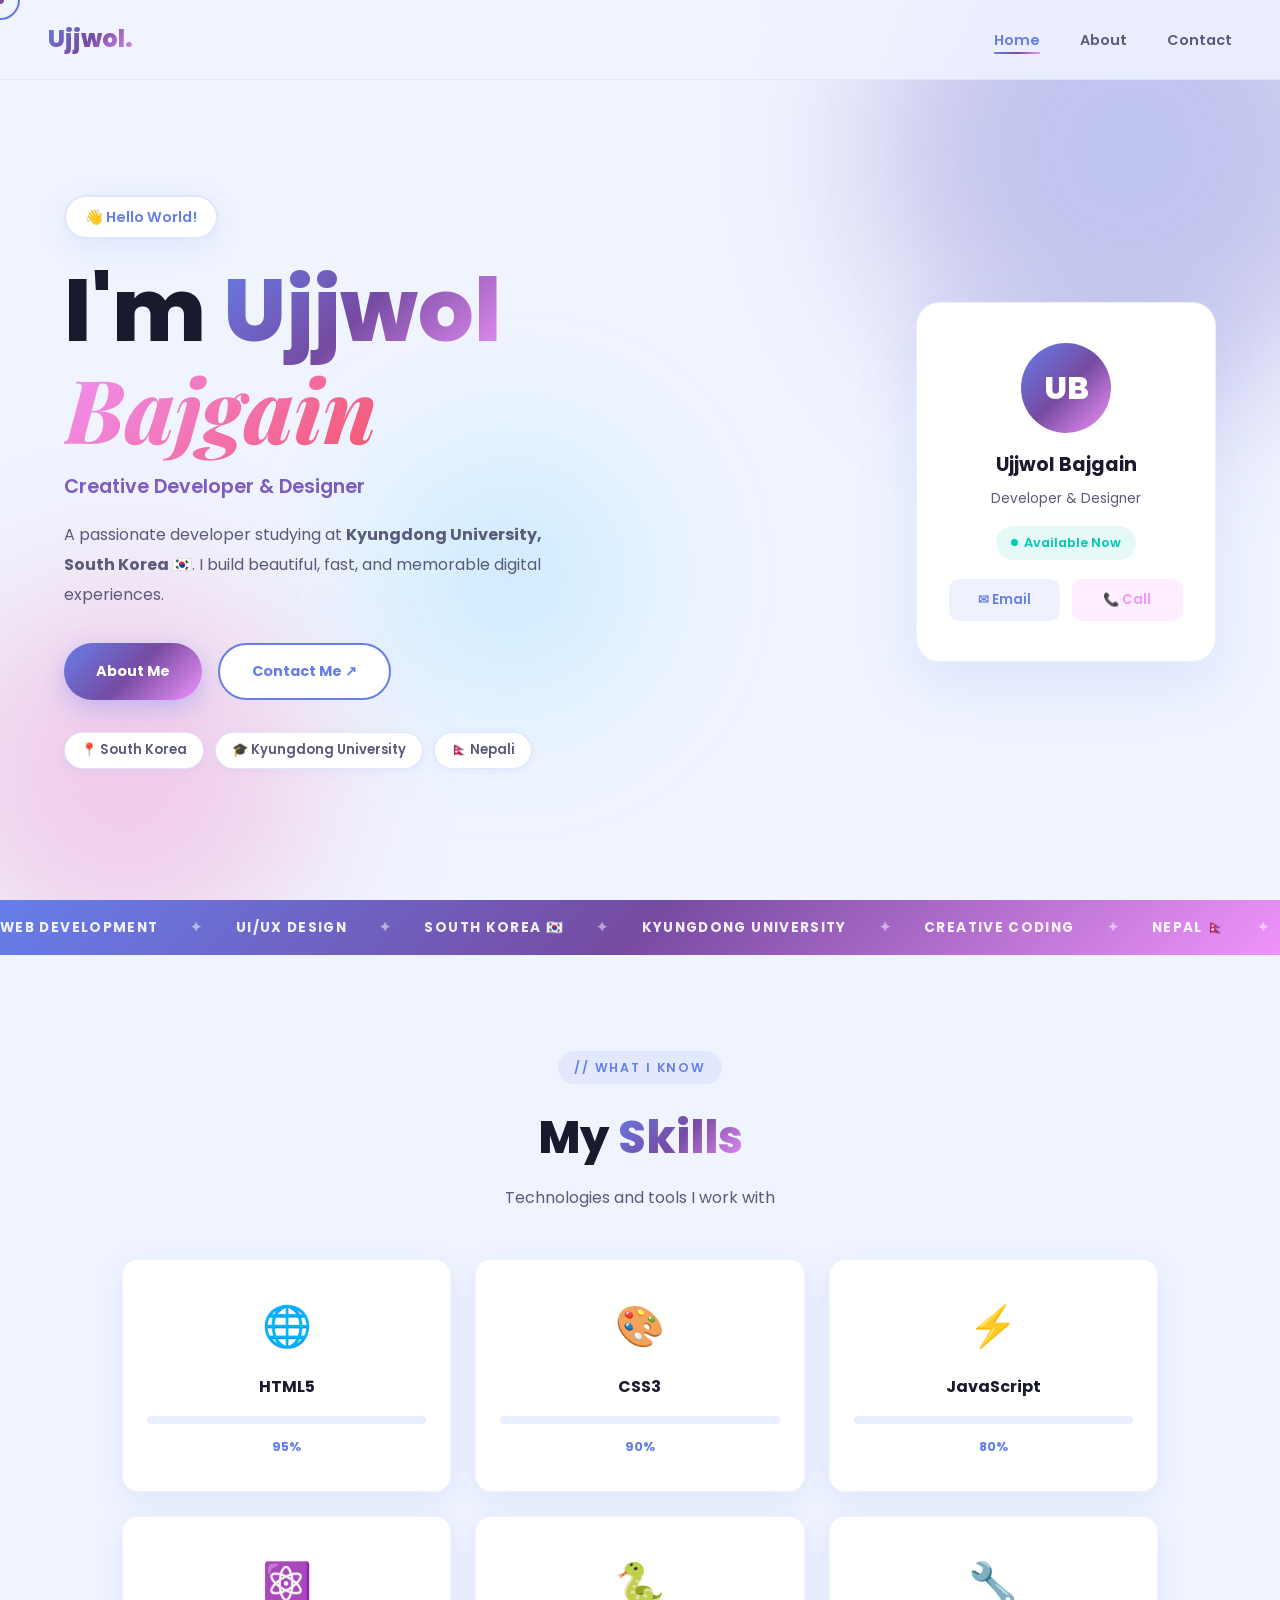
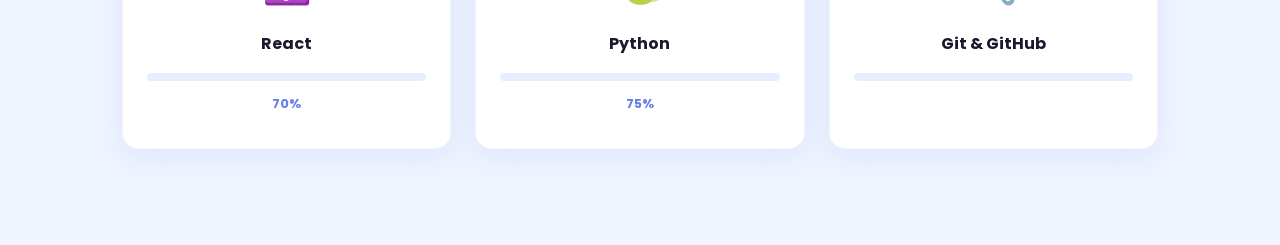
<file: index.html>
<!DOCTYPE html>
<html lang="en">
<head>
  <meta charset="UTF-8" />
  <meta name="viewport" content="width=device-width, initial-scale=1.0"/>
  <title>Ujjwol Bajgain — Portfolio</title>
  <link rel="stylesheet" href="style.css" />
  <link rel="preconnect" href="https://fonts.googleapis.com">
  <link href="https://fonts.googleapis.com/css2?family=Poppins:wght@300;400;600;700;800&family=Playfair+Display:ital,wght@1,700&display=swap" rel="stylesheet">
</head>
<body>

  <div class="cursor" id="cursor"></div>
  <div class="cursor-dot" id="cursorDot"></div>

  <!-- NAV -->
  <nav class="nav" id="navbar">
    <div class="nav-logo">Ujjwol<span class="dot">.</span></div>
    <ul class="nav-links" id="navLinks">
      <li><a href="index.html" class="active">Home</a></li>
      <li><a href="about.html">About</a></li>
      <li><a href="contact.html">Contact</a></li>
    </ul>
    <button class="hamburger" id="hamburger">
      <span></span><span></span><span></span>
    </button>
  </nav>

  <!-- HERO -->
  <section class="hero">
    <div class="hero-blob blob1"></div>
    <div class="hero-blob blob2"></div>
    <div class="hero-blob blob3"></div>

    <div class="hero-content">
      <div class="hero-badge">👋 Hello World!</div>
      <h1 class="hero-title">
        I'm <span class="gradient-text">Ujjwol</span><br/>
        <em>Bajgain</em>
      </h1>
      <p class="hero-sub">Creative Developer & Designer</p>
      <p class="hero-desc">
        A passionate developer studying at <strong>Kyungdong University, South Korea 🇰🇷</strong>. 
        I build beautiful, fast, and memorable digital experiences.
      </p>
      <div class="hero-btns">
        <a href="about.html" class="btn-primary">About Me</a>
        <a href="contact.html" class="btn-secondary">Contact Me ↗</a>
      </div>
      <div class="hero-info">
        <div class="info-chip">📍 South Korea</div>
        <div class="info-chip">🎓 Kyungdong University</div>
        <div class="info-chip">🇳🇵 Nepali</div>
      </div>
    </div>

    <div class="hero-right">
      <div class="hero-card">
        <div class="card-avatar">UB</div>
        <h3>Ujjwol Bajgain</h3>
        <p>Developer & Designer</p>
        <div class="card-status"><span class="status-dot"></span> Available Now</div>
        <div class="card-links">
          <a href="mailto:ujjwalbajgain47@gmail.com">✉ Email</a>
          <a href="tel:+8201099570402">📞 Call</a>
        </div>
      </div>
    </div>
  </section>

  <!-- MARQUEE -->
  <div class="marquee-wrap">
    <div class="marquee">
      <span>Web Development</span><span class="sep">✦</span>
      <span>UI/UX Design</span><span class="sep">✦</span>
      <span>South Korea 🇰🇷</span><span class="sep">✦</span>
      <span>Kyungdong University</span><span class="sep">✦</span>
      <span>Creative Coding</span><span class="sep">✦</span>
      <span>Nepal 🇳🇵</span><span class="sep">✦</span>
      <span>Web Development</span><span class="sep">✦</span>
      <span>UI/UX Design</span><span class="sep">✦</span>
      <span>South Korea 🇰🇷</span><span class="sep">✦</span>
      <span>Kyungdong University</span><span class="sep">✦</span>
      <span>Creative Coding</span><span class="sep">✦</span>
      <span>Nepal 🇳🇵</span><span class="sep">✦</span>
    </div>
  </div>

  <!-- SKILLS -->
  <section class="skills-section section">
    <div class="section-header">
      <span class="section-tag">// What I Know</span>
      <h2>My <span class="gradient-text">Skills</span></h2>
      <p>Technologies and tools I work with</p>
    </div>
    <div class="skills-grid">
      <div class="skill-card">
        <div class="skill-icon">🌐</div>
        <h3>HTML5</h3>
        <div class="skill-bar"><div class="skill-fill" data-width="95"></div></div>
        <span>95%</span>
      </div>
      <div class="skill-card">
        <div class="skill-icon">🎨</div>
        <h3>CSS3</h3>
        <div class="skill-bar"><div class="skill-fill" data-width="90"></div></div>
        <span>90%</span>
      </div>
      <div class="skill-card">
        <div class="skill-icon">⚡</div>
        <h3>JavaScript</h3>
        <div class="skill-bar"><div class="skill-fill" data-width="80"></div></div>
        <span>80%</span>
      </div>
      <div class="skill-card">
        <div class="skill-icon">⚛️</div>
        <h3>React</h3>
        <div class="skill-bar"><div class="skill-fill" data-width="70"></div></div>
        <span>70%</span>
      </div>
      <div class="skill-card">
        <div class="skill-icon">🐍</div>
        <h3>Python</h3>
        <div class="skill-bar"><div class="skill-fill" data-width="75"></div></div>
        <span>75%</span>
      </div>
      <div class="skill-card">
        <div class="skill-icon">🔧</div>
        <h3>Git & GitHub</h3>
        <div class="skill-bar"><div class="skill-fill" data-width="85"></div></div>
        <spa
</file>
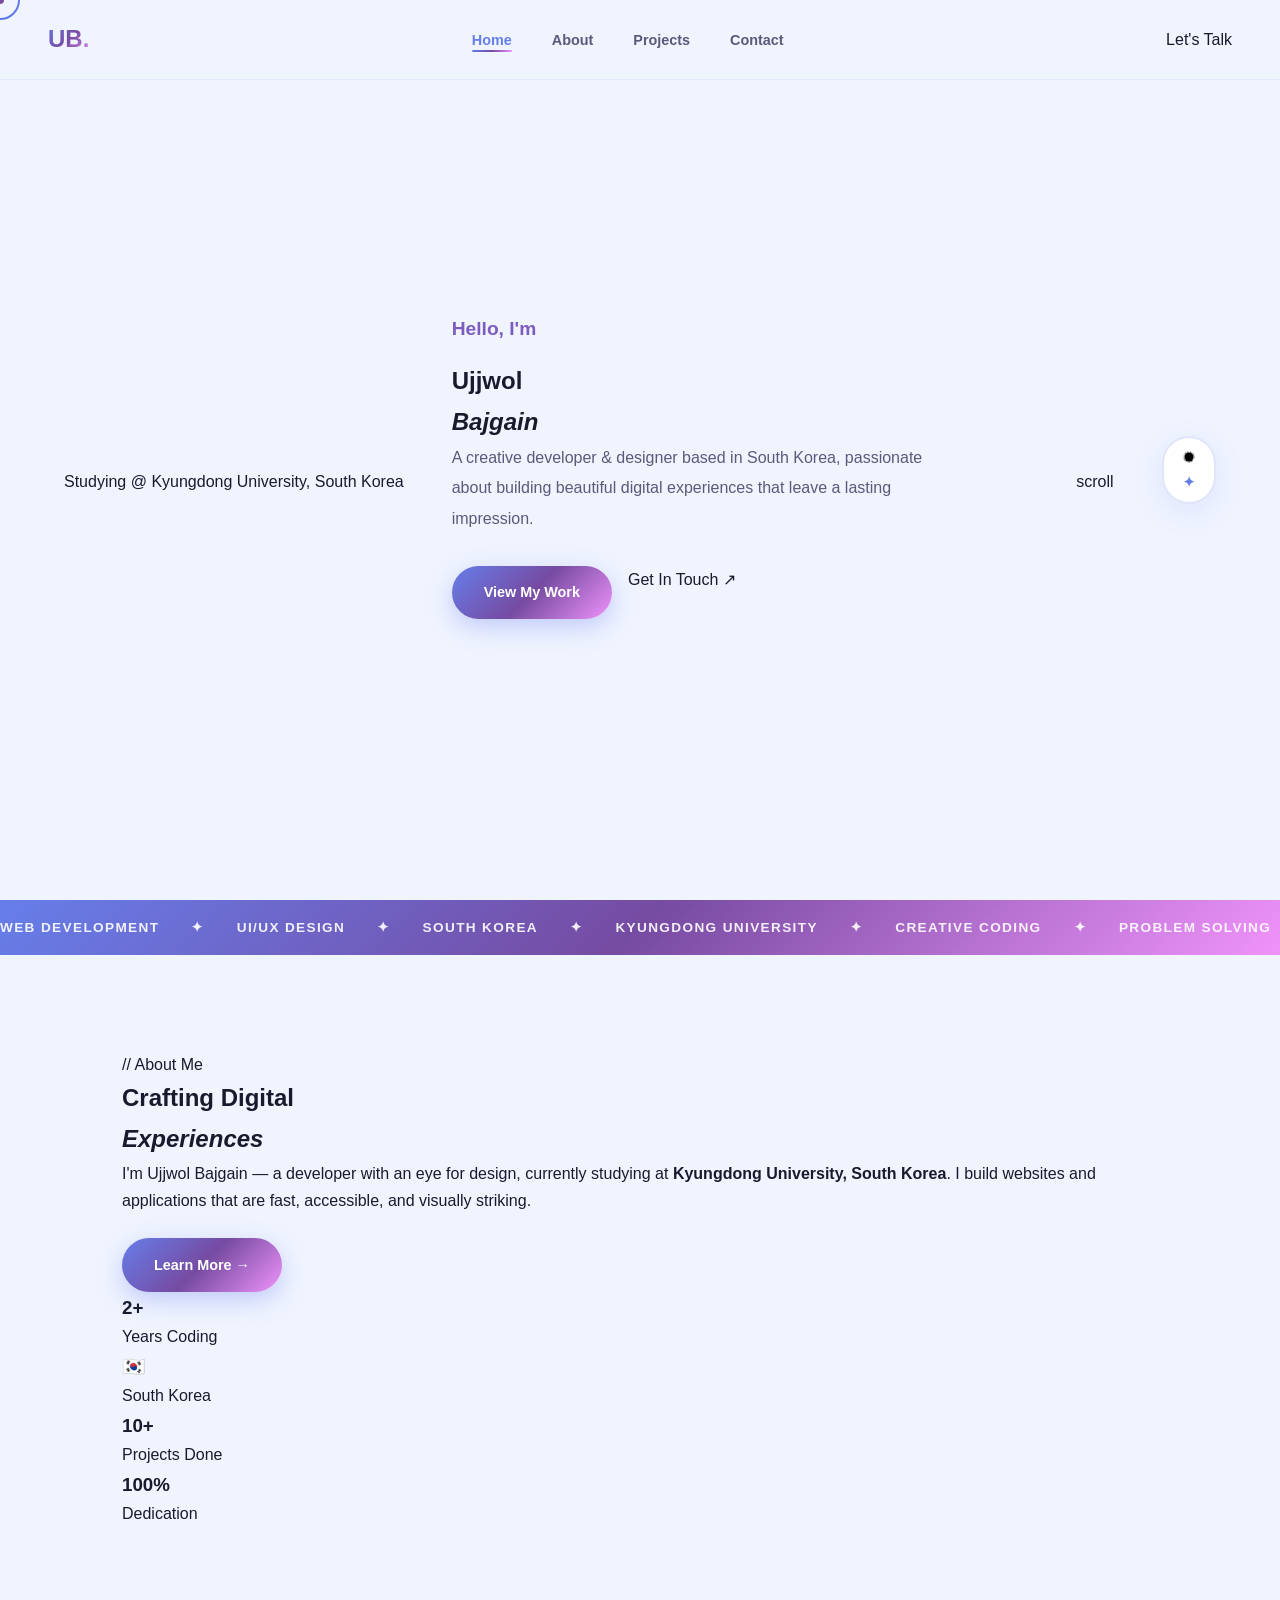
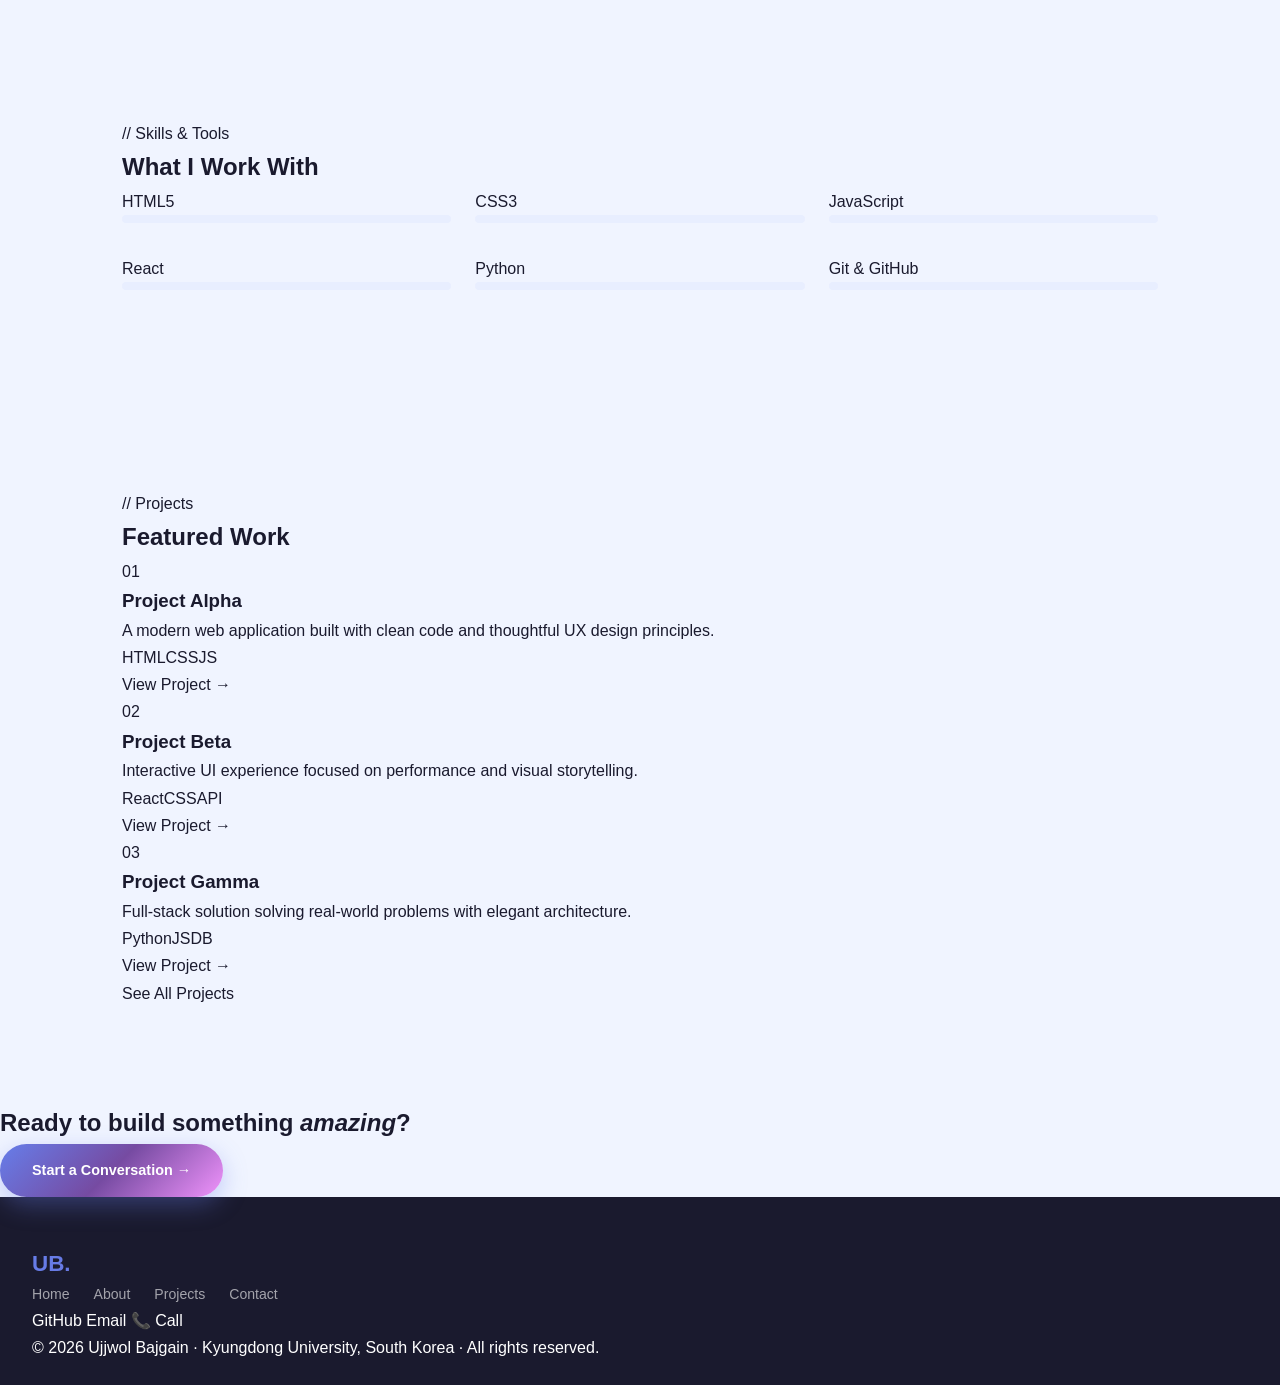
<file: Index.html>
<!DOCTYPE html>
<html lang="en">
<head>
  <meta charset="UTF-8" />
  <meta name="viewport" content="width=device-width, initial-scale=1.0"/>
  <title>Ujjwol Bajgain — Portfolio</title>
  <link rel="stylesheet" href="style.css" />
  <link rel="preconnect" href="https://fonts.googleapis.com">
  <link href="https://fonts.googleapis.com/css2?family=Playfair+Display:ital,wght@0,400;0,700;1,400&family=DM+Mono:wght@300;400;500&family=Syne:wght@400;700;800&display=swap" rel="stylesheet">
</head>
<body>

  <div class="noise"></div>
  <div class="cursor" id="cursor"></div>
  <div class="cursor-dot" id="cursorDot"></div>

  <nav class="nav">
    <div class="nav-logo">UB<span class="dot">.</span></div>
    <ul class="nav-links">
      <li><a href="index.html" class="active">Home</a></li>
      <li><a href="about.html">About</a></li>
      <li><a href="projects.html">Projects</a></li>
      <li><a href="contact.html">Contact</a></li>
    </ul>
    <div class="nav-cta"><a href="contact.html" class="btn-outline">Let's Talk</a></div>
    <button class="hamburger" id="hamburger"><span></span><span></span><span></span></button>
  </nav>

  <section class="hero">
    <div class="hero-tag"><span class="tag-dot"></span> Studying @ Kyungdong University, South Korea</div>
    <div class="hero-content">
      <p class="hero-sub reveal">Hello, I'm</p>
      <h1 class="hero-name reveal delay-1">Ujjwol<br/><em>Bajgain</em></h1>
      <p class="hero-desc reveal delay-2">A creative developer & designer based in South Korea, passionate about building beautiful digital experiences that leave a lasting impression.</p>
      <div class="hero-btns reveal delay-3">
        <a href="projects.html" class="btn-primary">View My Work</a>
        <a href="contact.html" class="btn-ghost">Get In Touch ↗</a>
      </div>
    </div>
    <div class="hero-scroll"><span>scroll</span><div class="scroll-line"></div></div>
    <div class="hero-badge">
      <svg viewBox="0 0 100 100" class="badge-svg">
        <path id="circlePath" d="M 50,50 m -37,0 a 37,37 0 1,1 74,0 a 37,37 0 1,1 -74,0"/>
        <text><textPath href="#circlePath">UJJWOL BAJGAIN · DEVELOPER · DESIGNER ·</textPath></text>
      </svg>
      <div class="badge-icon">✦</div>
    </div>
  </section>

  <div class="marquee-wrap">
    <div class="marquee">
      <span>Web Development</span><span class="mx">✦</span>
      <span>UI/UX Design</span><span class="mx">✦</span>
      <span>South Korea</span><span class="mx">✦</span>
      <span>Kyungdong University</span><span class="mx">✦</span>
      <span>Creative Coding</span><span class="mx">✦</span>
      <span>Problem Solving</span><span class="mx">✦</span>
      <span>Web Development</span><span class="mx">✦</span>
      <span>UI/UX Design</span><span class="mx">✦</span>
      <span>South Korea</span><span class="mx">✦</span>
      <span>Kyungdong University</span><span class="mx">✦</span>
      <span>Creative Coding</span><span class="mx">✦</span>
      <span>Problem Solving</span><span class="mx">✦</span>
    </div>
  </div>

  <section class="about-snip section">
    <div class="about-snip-grid">
      <div class="about-snip-left">
        <span class="section-label">// About Me</span>
        <h2 class="section-title">Crafting Digital<br/><em>Experiences</em></h2>
        <p>I'm Ujjwol Bajgain — a developer with an eye for design, currently studying at <strong>Kyungdong University, South Korea</strong>. I build websites and applications that are fast, accessible, and visually striking.</p>
        <a href="about.html" class="btn-primary mt">Learn More →</a>
      </div>
      <div class="about-snip-right">
        <div class="stat-card"><h3>2+</h3><p>Years Coding</p></div>
        <div class="stat-card accent"><h3>🇰🇷</h3><p>South Korea</p></div>
        <div class="stat-card"><h3>10+</h3><p>Projects Done</p></div>
        <div class="stat-card dark"><h3>100%</h3><p>Dedication</p></div>
      </div>
    </div>
  </section>

  <section class="skills section">
    <span class="section-label">// Skills & Tools</span>
    <h2 class="section-title">What I Work With</h2>
    <div class="skills-grid">
      <div class="skill-item"><span>HTML5</span><div class="skill-bar"><div style="width:95%"></div></div></div>
      <div class="skill-item"><span>CSS3</span><div class="skill-bar"><div style="width:90%"></div></div></div>
      <div class="skill-item"><span>JavaScript</span><div class="skill-bar"><div style="width:80%"></div></div></div>
      <div class="skill-item"><span>React</span><div class="skill-bar"><div style="width:70%"></div></div></div>
      <div class="skill-item"><span>Python</span><div class="skill-bar"><div style="width:75%"></div></div></div>
      <div class="skill-item"><span>Git & GitHub</span><div class="skill-bar"><div style="width:85%"></div></div></div>
    </div>
  </section>

  <section class="projects-teaser section">
    <span class="section-label">// Projects</span>
    <h2 class="section-title">Featured Work</h2>
    <div class="project-cards">
      <div class="project-card">
        <div class="project-num">01</div>
        <h3>Project Alpha</h3>
        <p>A modern web application built with clean code and thoughtful UX design principles.</p>
        <div class="project-tags"><span>HTML</span><span>CSS</span><span>JS</span></div>
        <a href="projects.html" class="project-link">View Project →</a>
      </div>
      <div class="project-card highlight">
        <div class="project-num">02</div>
        <h3>Project Beta</h3>
        <p>Interactive UI experience focused on performance and visual storytelling.</p>
        <div class="project-tags"><span>React</span><span>CSS</span><span>API</span></div>
        <a href="projects.html" class="project-link">View Project →</a>
      </div>
      <div class="project-card">
        <div class="project-num">03</div>
        <h3>Project Gamma</h3>
        <p>Full-stack solution solving real-world problems with elegant architecture.</p>
        <div class="project-tags"><span>Python</span><span>JS</span><span>DB</span></div>
        <a href="projects.html" class="project-link">View Project →</a>
      </div>
    </div>
    <div class="center mt"><a href="projects.html" class="btn-outline">See All Projects</a></div>
  </section>

  <section class="cta-band">
    <h2>Ready to build something <em>amazing</em>?</h2>
    <a href="contact.html" class="btn-primary large">Start a Conversation →</a>
  </section>

  <footer class="footer">
    <div class="footer-inner">
      <div class="footer-logo">UB<span class="dot">.</span></div>
      <div class="footer-links">
        <a href="index.html">Home</a>
        <a href="about.html">About</a>
        <a href="projects.html">Projects</a>
        <a href="contact.html">Contact</a>
      </div>
      <div class="footer-social">
        <a href="https://github.com/ujjwolbajgain" target="_blank">GitHub</a>
        <a href="mailto:ujjwalbajgain47@gmail.com">Email</a>
        <a href="tel:+8201099570402">📞 Call</a>
      </div>
    </div>
    <p class="footer-copy">© 2026 Ujjwol Bajgain · Kyungdong University, South Korea · All rights reserved.</p>
  </footer>

  <script src="main.js"></script>
</body>
</html>
</file>
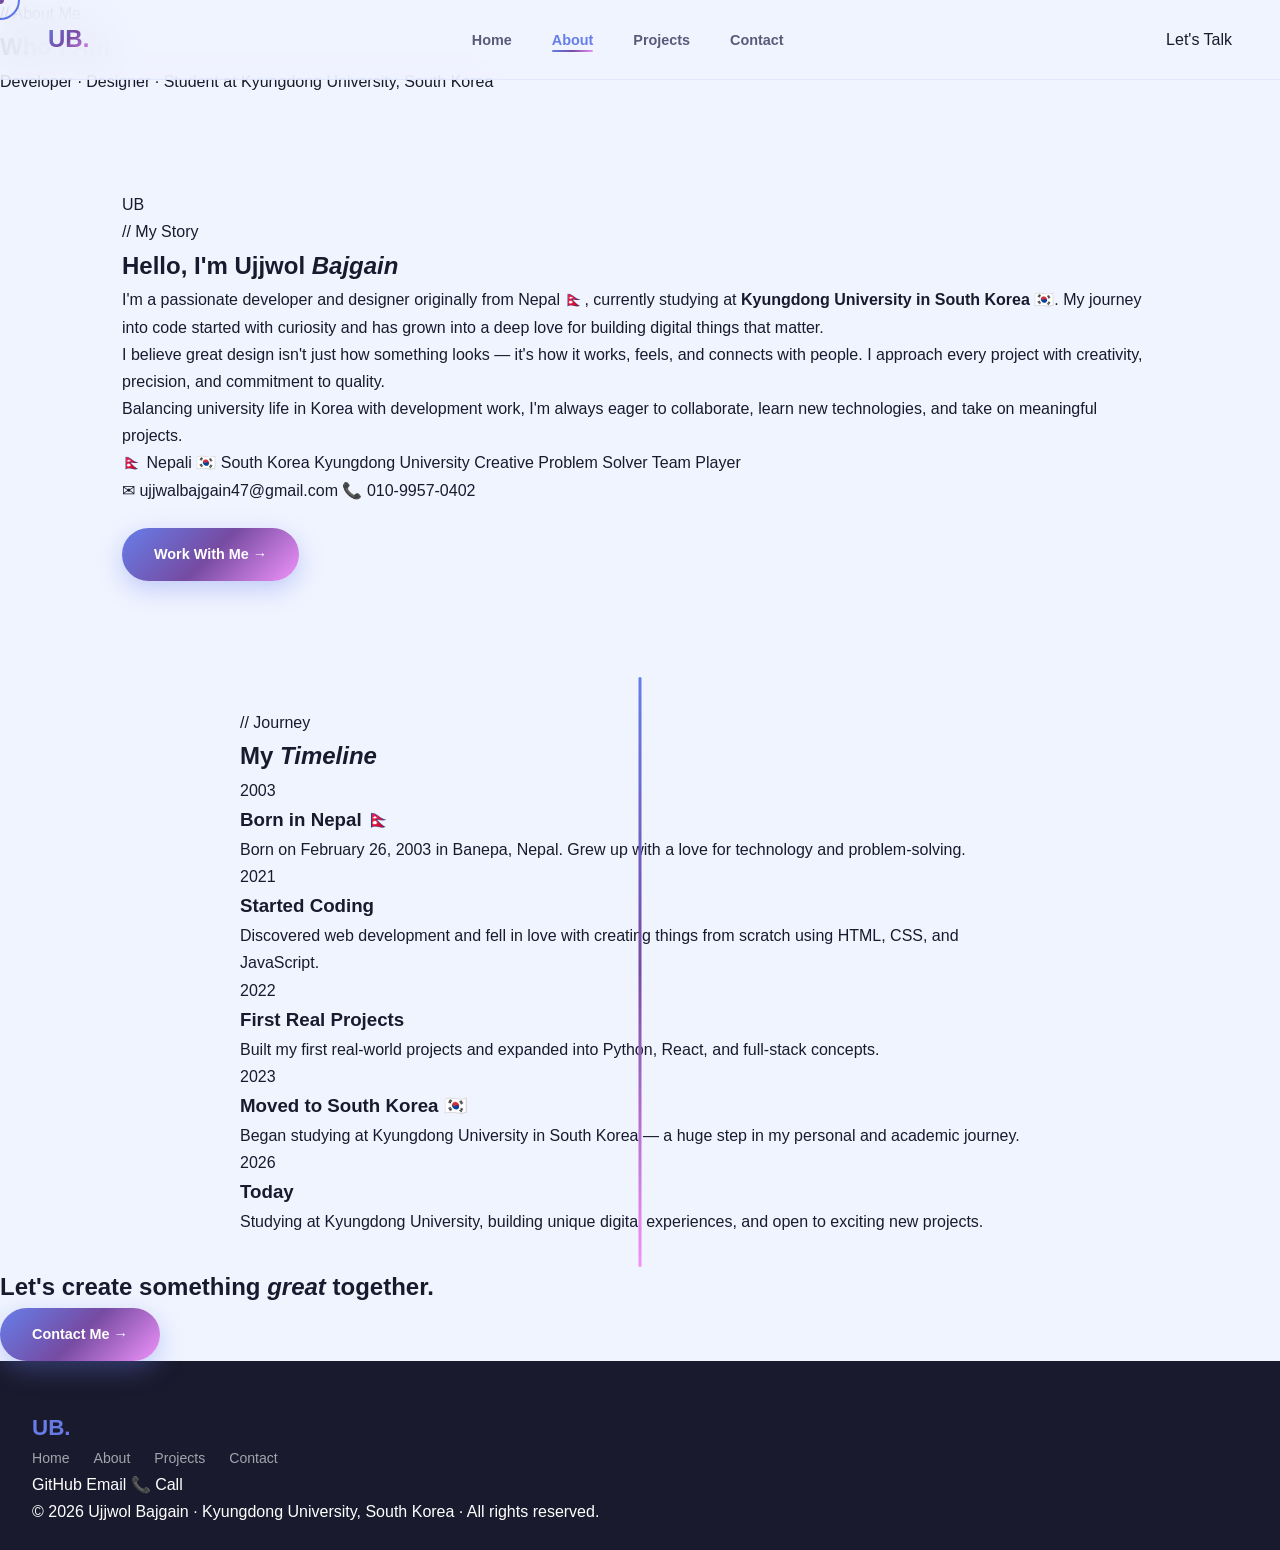
<file: About.html>
<!DOCTYPE html>
<html lang="en">
<head>
  <meta charset="UTF-8" />
  <meta name="viewport" content="width=device-width, initial-scale=1.0"/>
  <title>About — Ujjwol Bajgain</title>
  <link rel="stylesheet" href="style.css" />
  <link rel="preconnect" href="https://fonts.googleapis.com">
  <link href="https://fonts.googleapis.com/css2?family=Playfair+Display:ital,wght@0,400;0,700;1,400&family=DM+Mono:wght@300;400;500&family=Syne:wght@400;700;800&display=swap" rel="stylesheet">
</head>
<body>

  <div class="noise"></div>
  <div class="cursor" id="cursor"></div>
  <div class="cursor-dot" id="cursorDot"></div>

  <nav class="nav">
    <div class="nav-logo">UB<span class="dot">.</span></div>
    <ul class="nav-links">
      <li><a href="index.html">Home</a></li>
      <li><a href="about.html" class="active">About</a></li>
      <li><a href="projects.html">Projects</a></li>
      <li><a href="contact.html">Contact</a></li>
    </ul>
    <div class="nav-cta"><a href="contact.html" class="btn-outline">Let's Talk</a></div>
    <button class="hamburger" id="hamburger"><span></span><span></span><span></span></button>
  </nav>

  <section class="page-header">
    <span class="section-label">// About Me</span>
    <h1 class="page-title">Who I <em>Am</em></h1>
    <p class="page-subtitle">Developer · Designer · Student at Kyungdong University, South Korea</p>
  </section>

  <section class="about-full section">
    <div class="about-full-grid">
      <div class="about-full-left">
        <div class="about-img-wrap">
          <div class="about-img-placeholder">UB</div>
          <div class="about-img-accent"></div>
        </div>
      </div>
      <div class="about-full-right">
        <span class="section-label">// My Story</span>
        <h2 class="section-title">Hello, I'm Ujjwol <em>Bajgain</em></h2>
        <p>I'm a passionate developer and designer originally from Nepal 🇳🇵, currently studying at <strong>Kyungdong University in South Korea 🇰🇷</strong>. My journey into code started with curiosity and has grown into a deep love for building digital things that matter.</p>
        <p>I believe great design isn't just how something looks — it's how it works, feels, and connects with people. I approach every project with creativity, precision, and commitment to quality.</p>
        <p>Balancing university life in Korea with development work, I'm always eager to collaborate, learn new technologies, and take on meaningful projects.</p>
        <div class="about-tags">
          <span>🇳🇵 Nepali</span>
          <span>🇰🇷 South Korea</span>
          <span>Kyungdong University</span>
          <span>Creative</span>
          <span>Problem Solver</span>
          <span>Team Player</span>
        </div>

        <div class="about-contact-quick">
          <a href="mailto:ujjwalbajgain47@gmail.com" class="quick-link">✉ ujjwalbajgain47@gmail.com</a>
          <a href="tel:+8201099570402" class="quick-link">📞 010-9957-0402</a>
        </div>

        <a href="contact.html" class="btn-primary mt">Work With Me →</a>
      </div>
    </div>
  </section>

  <section class="timeline section">
    <span class="section-label">// Journey</span>
    <h2 class="section-title">My <em>Timeline</em></h2>
    <div class="timeline-list">
      <div class="timeline-item">
        <div class="timeline-year">2003</div>
        <div class="timeline-content">
          <h3>Born in Nepal 🇳🇵</h3>
          <p>Born on February 26, 2003 in Banepa, Nepal. Grew up with a love for technology and problem-solving.</p>
        </div>
      </div>
      <div class="timeline-item">
        <div class="timeline-year">2021</div>
        <div class="timeline-content">
          <h3>Started Coding</h3>
          <p>Discovered web development and fell in love with creating things from scratch using HTML, CSS, and JavaScript.</p>
        </div>
      </div>
      <div class="timeline-item">
        <div class="timeline-year">2022</div>
        <div class="timeline-content">
          <h3>First Real Projects</h3>
          <p>Built my first real-world projects and expanded into Python, React, and full-stack concepts.</p>
        </div>
      </div>
      <div class="timeline-item">
        <div class="timeline-year">2023</div>
        <div class="timeline-content">
          <h3>Moved to South Korea 🇰🇷</h3>
          <p>Began studying at Kyungdong University in South Korea — a huge step in my personal and academic journey.</p>
        </div>
      </div>
      <div class="timeline-item">
        <div class="timeline-year">2026</div>
        <div class="timeline-content">
          <h3>Today</h3>
          <p>Studying at Kyungdong University, building unique digital experiences, and open to exciting new projects.</p>
        </div>
      </div>
    </div>
  </section>

  <section class="cta-band">
    <h2>Let's create something <em>great</em> together.</h2>
    <a href="contact.html" class="btn-primary large">Contact Me →</a>
  </section>

  <footer class="footer">
    <div class="footer-inner">
      <div class="footer-logo">UB<span class="dot">.</span></div>
      <div class="footer-links">
        <a href="index.html">Home</a>
        <a href="about.html">About</a>
        <a href="projects.html">Projects</a>
        <a href="contact.html">Contact</a>
      </div>
      <div class="footer-social">
        <a href="https://github.com/ujjwolbajgain" target="_blank">GitHub</a>
        <a href="mailto:ujjwalbajgain47@gmail.com">Email</a>
        <a href="tel:+8201099570402">📞 Call</a>
      </div>
    </div>
    <p class="footer-copy">© 2026 Ujjwol Bajgain · Kyungdong University, South Korea · All rights reserved.</p>
  </footer>

  <script src="main.js"></script>
</body>
</html>
</file>
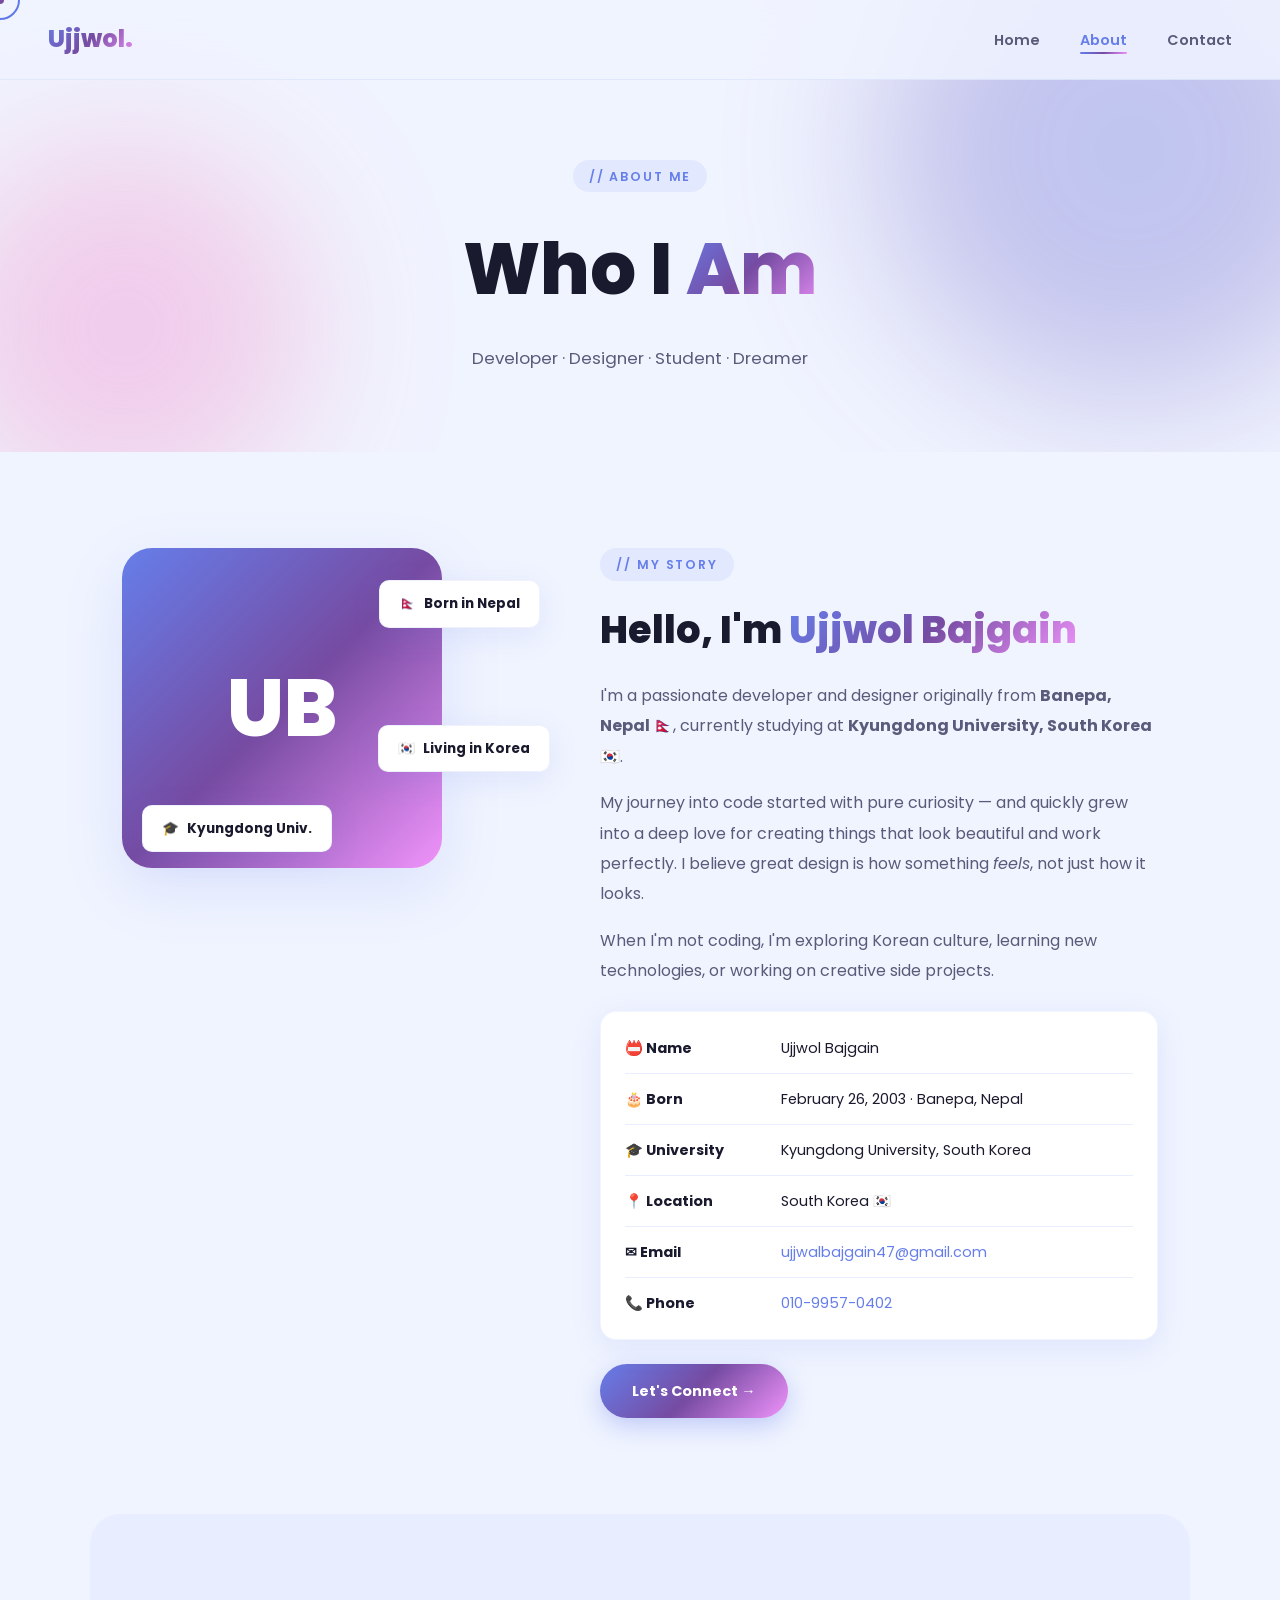
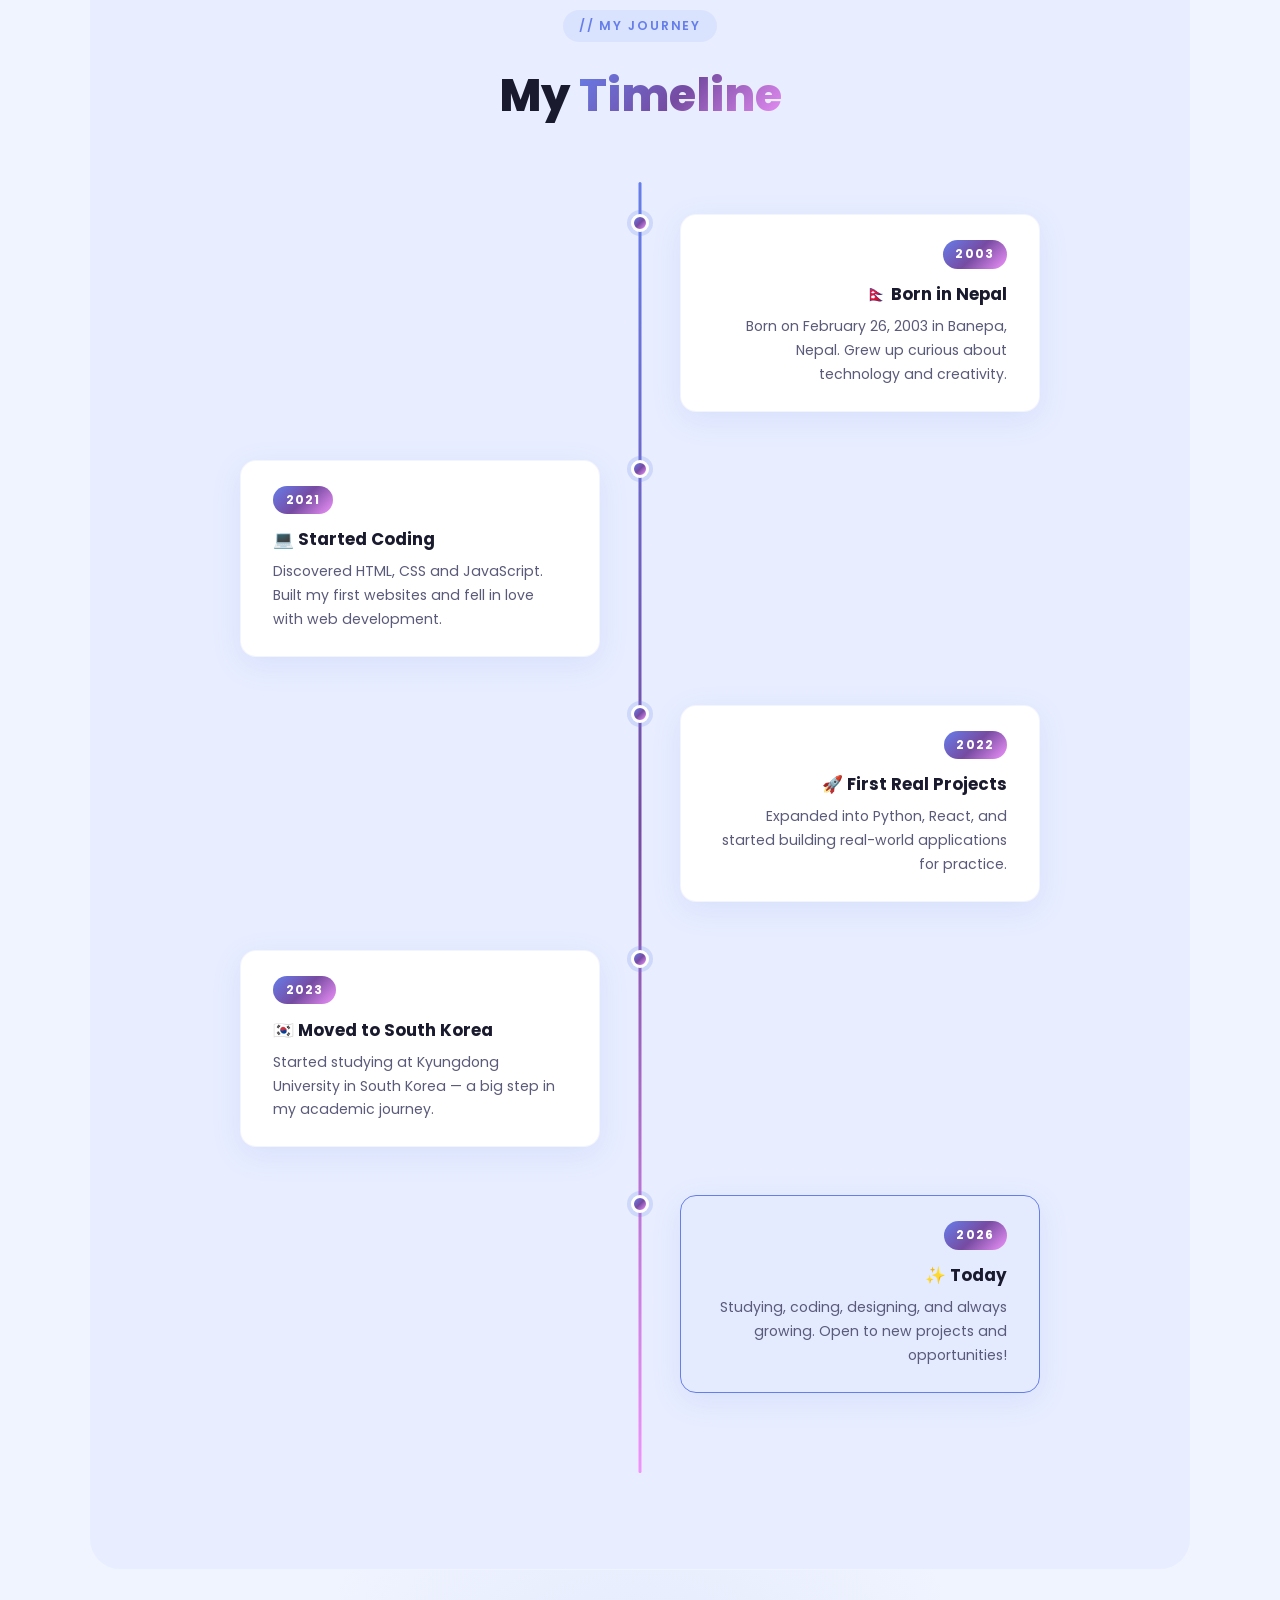
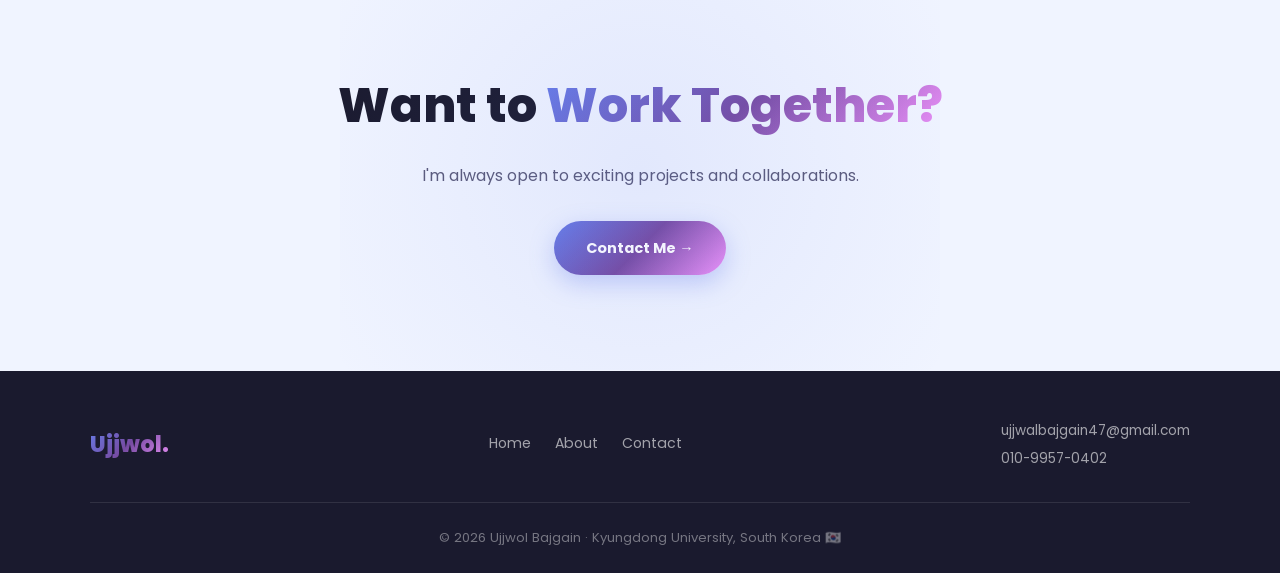
<file: about.html>
<!DOCTYPE html>
<html lang="en">
<head>
  <meta charset="UTF-8" />
  <meta name="viewport" content="width=device-width, initial-scale=1.0"/>
  <title>About — Ujjwol Bajgain</title>
  <link rel="stylesheet" href="style.css" />
  <link rel="preconnect" href="https://fonts.googleapis.com">
  <link href="https://fonts.googleapis.com/css2?family=Poppins:wght@300;400;600;700;800&family=Playfair+Display:ital,wght@1,700&display=swap" rel="stylesheet">
</head>
<body>

  <div class="cursor" id="cursor"></div>
  <div class="cursor-dot" id="cursorDot"></div>

  <nav class="nav" id="navbar">
    <div class="nav-logo">Ujjwol<span class="dot">.</span></div>
    <ul class="nav-links" id="navLinks">
      <li><a href="index.html">Home</a></li>
      <li><a href="about.html" class="active">About</a></li>
      <li><a href="contact.html">Contact</a></li>
    </ul>
    <button class="hamburger" id="hamburger">
      <span></span><span></span><span></span>
    </button>
  </nav>

  <!-- PAGE HERO -->
  <section class="page-hero">
    <div class="hero-blob blob1"></div>
    <div class="hero-blob blob2"></div>
    <span class="section-tag">// About Me</span>
    <h1>Who I <span class="gradient-text">Am</span></h1>
    <p>Developer · Designer · Student · Dreamer</p>
  </section>

  <!-- ABOUT STORY -->
  <section class="about-story section">
    <div class="about-grid">
      <div class="about-img-side">
        <div class="about-avatar-big">UB</div>
        <div class="about-floating-card fc1">
          <span>🇳🇵</span> Born in Nepal
        </div>
        <div class="about-floating-card fc2">
          <span>🇰🇷</span> Living in Korea
        </div>
        <div class="about-floating-card fc3">
          <span>🎓</span> Kyungdong Univ.
        </div>
      </div>
      <div class="about-text-side">
        <span class="section-tag">// My Story</span>
        <h2>Hello, I'm <span class="gradient-text">Ujjwol Bajgain</span></h2>
        <p>I'm a passionate developer and designer originally from <strong>Banepa, Nepal 🇳🇵</strong>, currently studying at <strong>Kyungdong University, South Korea 🇰🇷</strong>.</p>
        <p>My journey into code started with pure curiosity — and quickly grew into a deep love for creating things that look beautiful and work perfectly. I believe great design is how something <em>feels</em>, not just how it looks.</p>
        <p>When I'm not coding, I'm exploring Korean culture, learning new technologies, or working on creative side projects.</p>

        <div class="about-details">
          <div class="detail-row">
            <span class="detail-label">📛 Name</span>
            <span>Ujjwol Bajgain</span>
          </div>
          <div class="detail-row">
            <span class="detail-label">🎂 Born</span>
            <span>February 26, 2003 · Banepa, Nepal</span>
          </div>
          <div class="detail-row">
            <span class="detail-label">🎓 University</span>
            <span>Kyungdong University, South Korea</span>
          </div>
          <div class="detail-row">
            <span class="detail-label">📍 Location</span>
            <span>South Korea 🇰🇷</span>
          </div>
          <div class="detail-row">
            <span class="detail-label">✉ Email</span>
            <a href="mailto:ujjwalbajgain47@gmail.com">ujjwalbajgain47@gmail.com</a>
          </div>
          <div class="detail-row">
            <span class="detail-label">📞 Phone</span>
            <a href="tel:+8201099570402">010-9957-0402</a>
          </div>
        </div>

        <a href="contact.html" class="btn-primary mt">Let's Connect →</a>
      </div>
    </div>
  </section>

  <!-- TIMELINE -->
  <section class="timeline-section section">
    <div class="section-header">
      <span class="section-tag">// My Journey</span>
      <h2>My <span class="gradient-text">Timeline</span></h2>
    </div>
    <div class="timeline">
      <div class="tl-item left">
        <div class="tl-dot"></div>
        <div class="tl-card">
          <span class="tl-year">2003</span>
          <h3>🇳🇵 Born in Nepal</h3>
          <p>Born on February 26, 2003 in Banepa, Nepal. Grew up curious about technology and creativity.</p>
        </div>
      </div>
      <div class="tl-item right">
        <div class="tl-dot"></div>
        <div class="tl-card">
          <span class="tl-year">2021</span>
          <h3>💻 Started Coding</h3>
          <p>Discovered HTML, CSS and JavaScript. Built my first websites and fell in love with web development.</p>
        </div>
      </div>
      <div class="tl-item left">
        <div class="tl-dot"></div>
        <div class="tl-card">
          <span class="tl-year">2022</span>
          <h3>🚀 First Real Projects</h3>
          <p>Expanded into Python, React, and started building real-world applications for practice.</p>
        </div>
      </div>
      <div class="tl-item right">
        <div class="tl-dot"></div>
        <div class="tl-card">
          <span class="tl-year">2023</span>
          <h3>🇰🇷 Moved to South Korea</h3>
          <p>Started studying at Kyungdong University in South Korea — a big step in my academic journey.</p>
        </div>
      </div>
      <div class="tl-item left">
        <div class="tl-dot pulse"></div>
        <div class="tl-card highlight">
          <span class="tl-year">2026</span>
          <h3>✨ Today</h3>
          <p>Studying, coding, designing, and always growing. Open to new projects and opportunities!</p>
        </div>
      </div>
    </div>
  </section>

  <!-- CTA -->
  <section class="cta-section section">
    <div class="cta-blob"></div>
    <h2>Want to <span class="gradient-text">Work Together?</span></h2>
    <p>I'm always open to exciting projects and collaborations.</p>
    <a href="contact.html" class="btn-primary">Contact Me →</a>
  </section>

  <footer class="footer">
    <div class="footer-top">
      <div class="footer-logo">Ujjwol<span class="dot">.</span></div>
      <div class="footer-links">
        <a href="index.html">Home</a>
        <a href="about.html">About</a>
        <a href="contact.html">Contact</a>
      </div>
      <div class="footer-contact">
        <a href="mailto:ujjwalbajgain47@gmail.com">ujjwalbajgain47@gmail.com</a>
        <a href="tel:+8201099570402">010-9957-0402</a>
      </div>
    </div>
    <div class="footer-bottom">
      <p>© 2026 Ujjwol Bajgain · Kyungdong University, South Korea 🇰🇷</p>
    </div>
  </footer>

  <script src="main.js"></script>
</body>
</html>
</file>
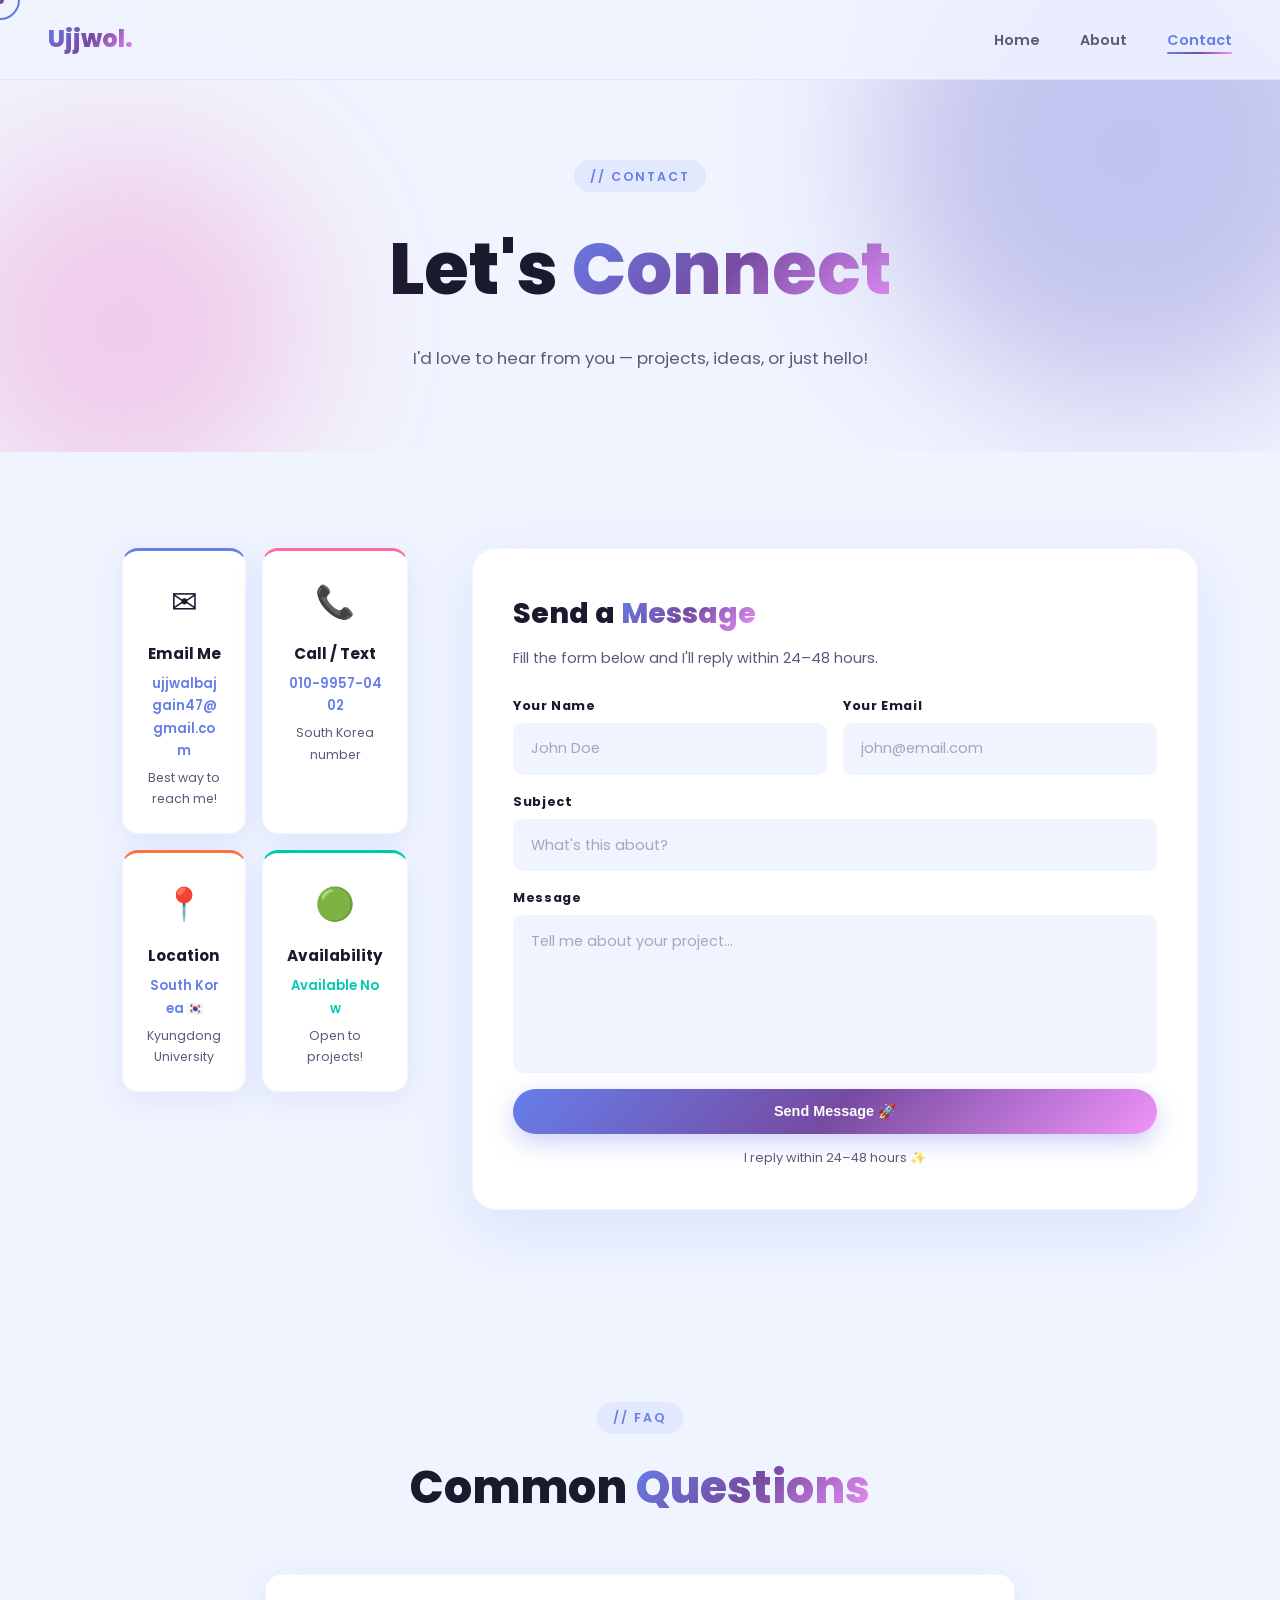
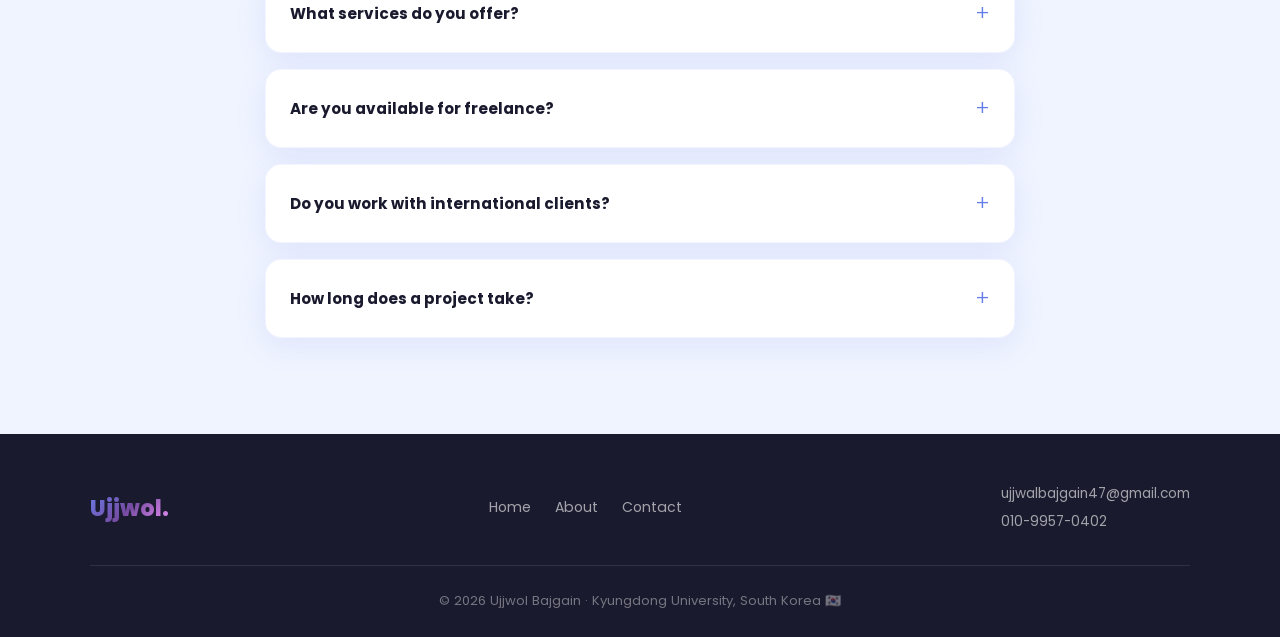
<file: contact.html>
<!DOCTYPE html>
<html lang="en">
<head>
  <meta charset="UTF-8" />
  <meta name="viewport" content="width=device-width, initial-scale=1.0"/>
  <title>Contact — Ujjwol Bajgain</title>
  <link rel="stylesheet" href="style.css" />
  <link rel="preconnect" href="https://fonts.googleapis.com">
  <link href="https://fonts.googleapis.com/css2?family=Poppins:wght@300;400;600;700;800&family=Playfair+Display:ital,wght@1,700&display=swap" rel="stylesheet">
</head>
<body>

  <div class="cursor" id="cursor"></div>
  <div class="cursor-dot" id="cursorDot"></div>

  <nav class="nav" id="navbar">
    <div class="nav-logo">Ujjwol<span class="dot">.</span></div>
    <ul class="nav-links" id="navLinks">
      <li><a href="index.html">Home</a></li>
      <li><a href="about.html">About</a></li>
      <li><a href="contact.html" class="active">Contact</a></li>
    </ul>
    <button class="hamburger" id="hamburger">
      <span></span><span></span><span></span>
    </button>
  </nav>

  <section class="page-hero">
    <div class="hero-blob blob1"></div>
    <div class="hero-blob blob2"></div>
    <span class="section-tag">// Contact</span>
    <h1>Let's <span class="gradient-text">Connect</span></h1>
    <p>I'd love to hear from you — projects, ideas, or just hello!</p>
  </section>

  <section class="contact-section section">
    <div class="contact-grid">

      <!-- Info Cards -->
      <div class="contact-cards">
        <div class="contact-card email-card">
          <div class="cc-icon">✉</div>
          <h3>Email Me</h3>
          <a href="mailto:ujjwalbajgain47@gmail.com">ujjwalbajgain47@gmail.com</a>
          <p>Best way to reach me!</p>
        </div>
        <div class="contact-card phone-card">
          <div class="cc-icon">📞</div>
          <h3>Call / Text</h3>
          <a href="tel:+8201099570402">010-9957-0402</a>
          <p>South Korea number</p>
        </div>
        <div class="contact-card location-card">
          <div class="cc-icon">📍</div>
          <h3>Location</h3>
          <span>South Korea 🇰🇷</span>
          <p>Kyungdong University</p>
        </div>
        <div class="contact-card status-card">
          <div class="cc-icon">🟢</div>
          <h3>Availability</h3>
          <span class="available-text">Available Now</span>
          <p>Open to projects!</p>
        </div>
      </div>

      <!-- Form -->
      <div class="contact-form-box">
        <h2>Send a <span class="gradient-text">Message</span></h2>
        <p>Fill the form below and I'll reply within 24–48 hours.</p>
        <form id="contactForm" action="https://formspree.io/f/YOUR_FORM_ID" method="POST">
          <div class="form-row">
            <div class="form-group">
              <label>Your Name</label>
              <input type="text" name="name" placeholder="John Doe" required />
            </div>
            <div class="form-group">
              <label>Your Email</label>
              <input type="email" name="email" placeholder="john@email.com" required />
            </div>
          </div>
          <div class="form-group">
            <label>Subject</label>
            <input type="text" name="subject" placeholder="What's this about?" />
          </div>
          <div class="form-group">
            <label>Message</label>
            <textarea name="message" rows="6" placeholder="Tell me about your project..." required></textarea>
          </div>
          <button type="submit" class="btn-primary full">Send Message 🚀</button>
          <p class="form-note">I reply within 24–48 hours ✨</p>
        </form>
      </div>

    </div>
  </section>

  <!-- FAQ -->
  <section class="faq-section section">
    <div class="section-header">
      <span class="section-tag">// FAQ</span>
      <h2>Common <span class="gradient-text">Questions</span></h2>
    </div>
    <div class="faq-list">
      <div class="faq-item">
        <div class="faq-q">What services do you offer? <span>+</span></div>
        <div class="faq-a">Web development, UI/UX design, and creative coding for individuals and businesses.</div>
      </div>
      <div class="faq-item">
        <div class="faq-q">Are you available for freelance? <span>+</span></div>
        <div class="faq-a">Yes! I take on freelance projects alongside my university studies at Kyungdong University.</div>
      </div>
      <div class="faq-item">
        <div class="faq-q">Do you work with international clients? <span>+</span></div>
        <div class="faq-a">Absolutely! I work remotely with clients from anywhere in the world.</div>
      </div>
      <div class="faq-item">
        <div class="faq-q">How long does a project take? <span>+</span></div>
        <div class="faq-a">A simple site takes 1–2 weeks. Larger projects take 4–8 weeks depending on scope.</div>
      </div>
    </div>
  </section>

  <footer class="footer">
    <div class="footer-top">
      <div class="footer-logo">Ujjwol<span class="dot">.</span></div>
      <div class="footer-links">
        <a href="index.html">Home</a>
        <a href="about.html">About</a>
        <a href="contact.html">Contact</a>
      </div>
      <div class="footer-contact">
        <a href="mailto:ujjwalbajgain47@gmail.com">ujjwalbajgain47@gmail.com</a>
        <a href="tel:+8201099570402">010-9957-0402</a>
      </div>
    </div>
    <div class="footer-bottom">
      <p>© 2026 Ujjwol Bajgain · Kyungdong University, South Korea 🇰🇷</p>
    </div>
  </footer>

  <script src="main.js"></script>
</body>
</html>
</file>
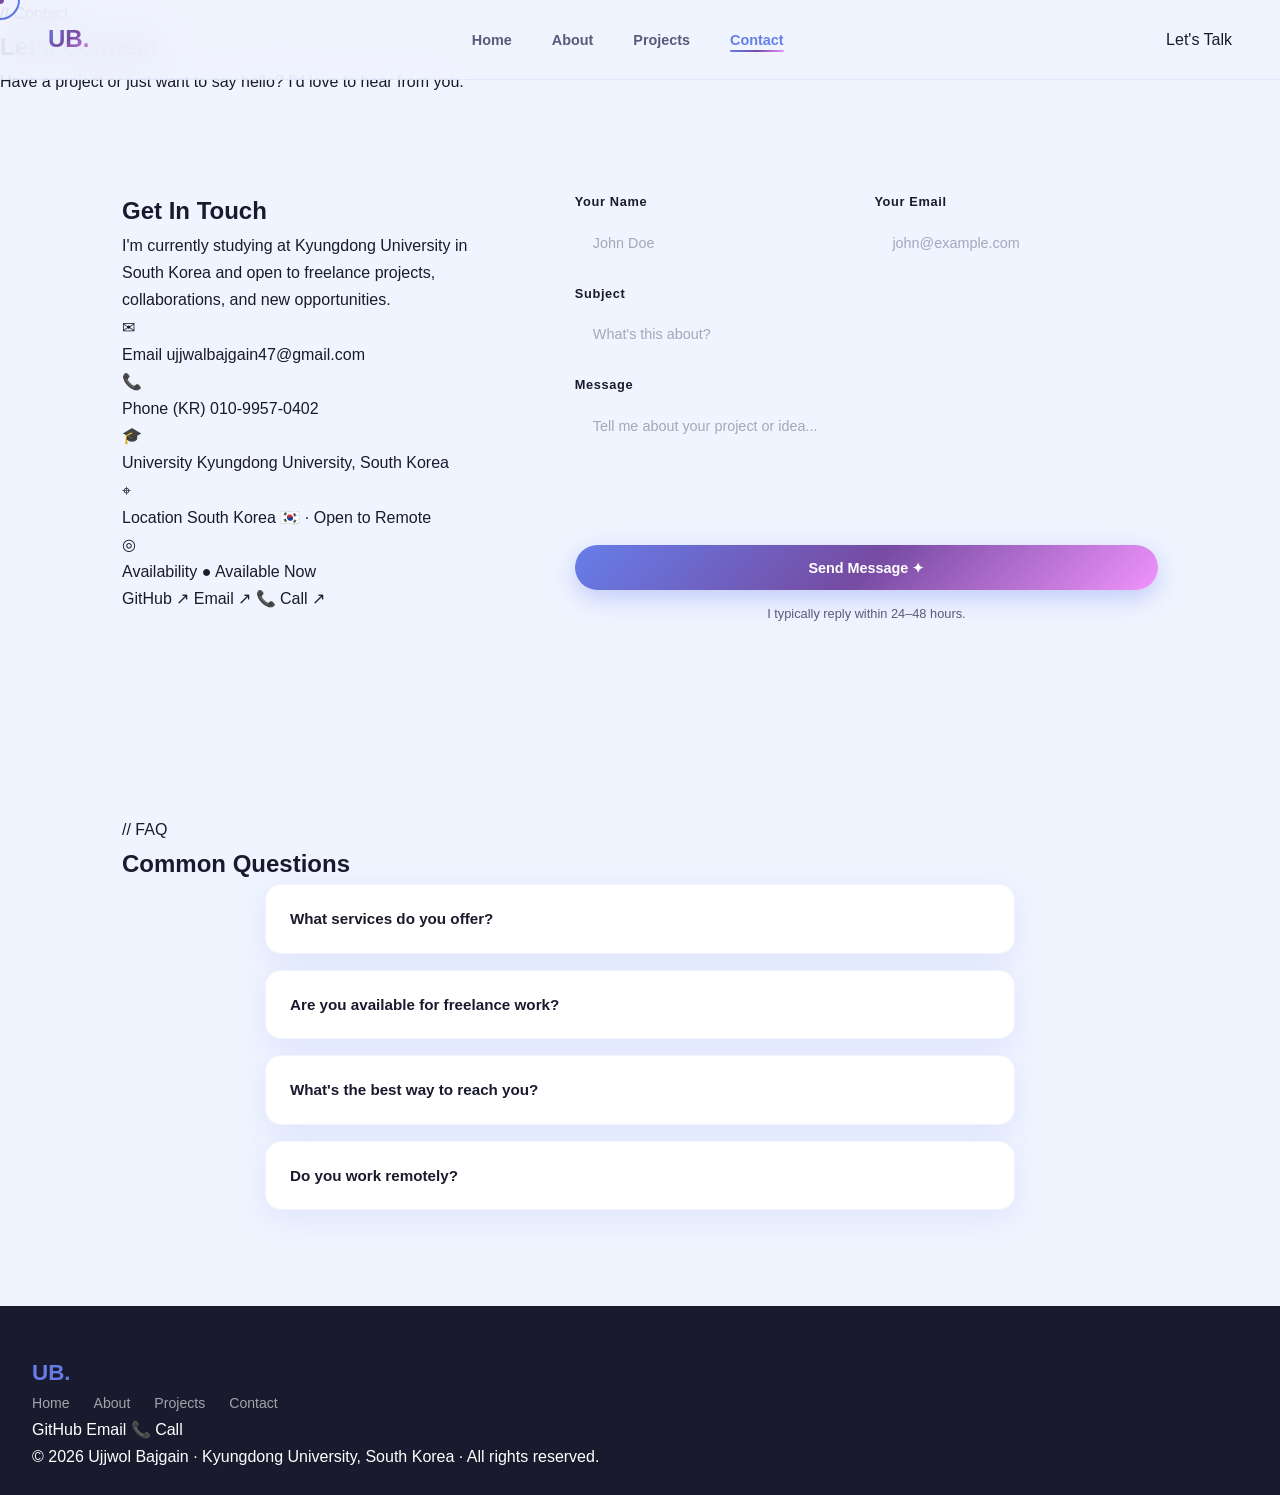
<file: Contact.html>
<!DOCTYPE html>
<html lang="en">
<head>
  <meta charset="UTF-8" />
  <meta name="viewport" content="width=device-width, initial-scale=1.0"/>
  <title>Contact — Ujjwol Bajgain</title>
  <link rel="stylesheet" href="style.css" />
  <link rel="preconnect" href="https://fonts.googleapis.com">
  <link href="https://fonts.googleapis.com/css2?family=Playfair+Display:ital,wght@0,400;0,700;1,400&family=DM+Mono:wght@300;400;500&family=Syne:wght@400;700;800&display=swap" rel="stylesheet">
</head>
<body>

  <div class="noise"></div>
  <div class="cursor" id="cursor"></div>
  <div class="cursor-dot" id="cursorDot"></div>

  <nav class="nav">
    <div class="nav-logo">UB<span class="dot">.</span></div>
    <ul class="nav-links">
      <li><a href="index.html">Home</a></li>
      <li><a href="about.html">About</a></li>
      <li><a href="projects.html">Projects</a></li>
      <li><a href="contact.html" class="active">Contact</a></li>
    </ul>
    <div class="nav-cta"><a href="contact.html" class="btn-outline">Let's Talk</a></div>
    <button class="hamburger" id="hamburger"><span></span><span></span><span></span></button>
  </nav>

  <section class="page-header">
    <span class="section-label">// Contact</span>
    <h1 class="page-title">Let's <em>Connect</em></h1>
    <p class="page-subtitle">Have a project or just want to say hello? I'd love to hear from you.</p>
  </section>

  <section class="contact-section section">
    <div class="contact-grid">

      <div class="contact-info">
        <h2>Get In Touch</h2>
        <p>I'm currently studying at Kyungdong University in South Korea and open to freelance projects, collaborations, and new opportunities.</p>

        <div class="contact-details">
          <div class="contact-item">
            <div class="contact-icon">✉</div>
            <div>
              <span class="contact-label">Email</span>
              <a href="mailto:ujjwalbajgain47@gmail.com">ujjwalbajgain47@gmail.com</a>
            </div>
          </div>
          <div class="contact-item">
            <div class="contact-icon">📞</div>
            <div>
              <span class="contact-label">Phone (KR)</span>
              <a href="tel:+8201099570402">010-9957-0402</a>
            </div>
          </div>
          <div class="contact-item">
            <div class="contact-icon">🎓</div>
            <div>
              <span class="contact-label">University</span>
              <span>Kyungdong University, South Korea</span>
            </div>
          </div>
          <div class="contact-item">
            <div class="contact-icon">⌖</div>
            <div>
              <span class="contact-label">Location</span>
              <span>South Korea 🇰🇷 · Open to Remote</span>
            </div>
          </div>
          <div class="contact-item">
            <div class="contact-icon">◎</div>
            <div>
              <span class="contact-label">Availability</span>
              <span class="available">● Available Now</span>
            </div>
          </div>
        </div>

        <div class="contact-socials">
          <a href="https://github.com/ujjwolbajgain" target="_blank" class="social-btn">GitHub ↗</a>
          <a href="mailto:ujjwalbajgain47@gmail.com" class="social-btn">Email ↗</a>
          <a href="tel:+8201099570402" class="social-btn">📞 Call ↗</a>
        </div>
      </div>

      <div class="contact-form-wrap">
        <form class="contact-form" id="contactForm" action="https://formspree.io/f/YOUR_FORM_ID" method="POST">
          <div class="form-row">
            <div class="form-group">
              <label for="name">Your Name</label>
              <input type="text" id="name" name="name" placeholder="John Doe" required />
            </div>
            <div class="form-group">
              <label for="email">Your Email</label>
              <input type="email" id="email" name="email" placeholder="john@example.com" required />
            </div>
          </div>
          <div class="form-group">
            <label for="subject">Subject</label>
            <input type="text" id="subject" name="subject" placeholder="What's this about?" />
          </div>
          <div class="form-group">
            <label for="message">Message</label>
            <textarea id="message" name="message" rows="6" placeholder="Tell me about your project or idea..." required></textarea>
          </div>
          <button type="submit" class="btn-primary full">Send Message ✦</button>
          <p class="form-note">I typically reply within 24–48 hours.</p>
        </form>
      </div>

    </div>
  </section>

  <section class="faq section">
    <span class="section-label">// FAQ</span>
    <h2 class="section-title">Common Questions</h2>
    <div class="faq-list">
      <div class="faq-item">
        <div class="faq-q">What services do you offer?</div>
        <div class="faq-a">Web development, UI/UX design, and creative coding solutions for individuals and businesses.</div>
      </div>
      <div class="faq-item">
        <div class="faq-q">Are you available for freelance work?</div>
        <div class="faq-a">Yes! I'm currently studying at Kyungdong University and take on freelance projects alongside my studies.</div>
      </div>
      <div class="faq-item">
        <div class="faq-q">What's the best way to reach you?</div>
        <div class="faq-a">Email at <a href="mailto:ujjwalbajgain47@gmail.com">ujjwalbajgain47@gmail.com</a> or call/text <a href="tel:+8201099570402">010-9957-0402</a> (South Korea).</div>
      </div>
      <div class="faq-item">
        <div class="faq-q">Do you work remotely?</div>
        <div class="faq-a">Absolutely! I work with clients worldwide and am fully set up for remote collaboration from South Korea.</div>
      </div>
    </div>
  </section>

  <footer class="footer">
    <div class="footer-inner">
      <div class="footer-logo">UB<span class="dot">.</span></div>
      <div class="footer-links">
        <a href="index.html">Home</a>
        <a href="about.html">About</a>
        <a href="projects.html">Projects</a>
        <a href="contact.html">Contact</a>
      </div>
      <div class="footer-social">
        <a href="https://github.com/ujjwolbajgain" target="_blank">GitHub</a>
        <a href="mailto:ujjwalbajgain47@gmail.com">Email</a>
        <a href="tel:+8201099570402">📞 Call</a>
      </div>
    </div>
    <p class="footer-copy">© 2026 Ujjwol Bajgain · Kyungdong University, South Korea · All rights reserved.</p>
  </footer>

  <script src="main.js"></script>
</body>
</html>
</file>
<file: style.css>
/* =============================================
   UJJWOL BAJGAIN — COLORFUL PORTFOLIO
   ============================================= */

:root {
  --bg: #f0f4ff;
  --bg2: #e8eeff;
  --white: #ffffff;
  --text: #1a1a2e;
  --text-muted: #5a5a7a;
  --grad1: #667eea;
  --grad2: #764ba2;
  --grad3: #f093fb;
  --grad4: #f5576c;
  --pink: #ff6b9d;
  --purple: #7c5cbf;
  --blue: #4a90e2;
  --teal: #00c9b1;
  --orange: #ff7043;
  --yellow: #ffd600;
  --gradient: linear-gradient(135deg, #667eea, #764ba2, #f093fb);
  --gradient2: linear-gradient(135deg, #f093fb, #f5576c);
  --gradient3: linear-gradient(135deg, #4facfe, #00f2fe);
  --shadow: 0 20px 60px rgba(102, 126, 234, 0.15);
  --shadow-card: 0 8px 30px rgba(102, 126, 234, 0.12);
  --radius: 16px;
  --radius-sm: 10px;
  --transition: 0.3s cubic-bezier(0.4, 0, 0.2, 1);
}

* { box-sizing: border-box; margin: 0; padding: 0; }
html { scroll-behavior: smooth; }
body {
  background: var(--bg);
  color: var(--text);
  font-family: 'Poppins', sans-serif;
  font-size: 16px;
  line-height: 1.7;
  overflow-x: hidden;
}
a { color: inherit; text-decoration: none; }

/* Scrollbar */
::-webkit-scrollbar { width: 6px; }
::-webkit-scrollbar-track { background: var(--bg); }
::-webkit-scrollbar-thumb { background: var(--gradient); border-radius: 3px; }

/* ── Custom Cursor ── */
.cursor {
  width: 40px; height: 40px;
  border: 2px solid var(--grad1);
  border-radius: 50%;
  position: fixed;
  pointer-events: none;
  z-index: 9999;
  transform: translate(-50%, -50%);
  transition: all 0.2s ease;
  mix-blend-mode: multiply;
}
.cursor-dot {
  width: 8px; height: 8px;
  background: var(--grad2);
  border-radius: 50%;
  position: fixed;
  pointer-events: none;
  z-index: 10000;
  transform: translate(-50%, -50%);
}
@media (hover: none) { .cursor, .cursor-dot { display: none; } }

/* ── Gradient Text ── */
.gradient-text {
  background: var(--gradient);
  -webkit-background-clip: text;
  -webkit-text-fill-color: transparent;
  background-clip: text;
}

/* ── Section Tag ── */
.section-tag {
  display: inline-block;
  font-size: 0.78rem;
  font-weight: 600;
  letter-spacing: 0.15em;
  text-transform: uppercase;
  color: var(--grad1);
  background: rgba(102,126,234,0.1);
  padding: 0.35rem 1rem;
  border-radius: 100px;
  margin-bottom: 1rem;
}

/* ── Section Header ── */
.section-header { text-align: center; margin-bottom: 3rem; }
.section-header h2 { font-size: clamp(2rem, 4vw, 2.8rem); font-weight: 800; margin-bottom: 0.5rem; }
.section-header p { color: var(--text-muted); font-size: 1rem; }

.section { padding: 6rem 2rem; max-width: 1100px; margin: 0 auto; }

/* ── Buttons ── */
.btn-primary {
  display: inline-flex;
  align-items: center;
  gap: 0.4rem;
  background: var(--gradient);
  color: white;
  font-weight: 700;
  font-size: 0.9rem;
  padding: 0.9rem 2rem;
  border-radius: 100px;
  border: none;
  cursor: pointer;
  transition: all var(--transition);
  box-shadow: 0 8px 24px rgba(102,126,234,0.35);
}
.btn-primary:hover {
  transform: translateY(-3px);
  box-shadow: 0 14px 36px rgba(102,126,234,0.45);
}
.btn-primary.full { width: 100%; justify-content: center; }
.btn-primary.mt { margin-top: 1.5rem; }

.btn-secondary {
  display: inline-flex;
  align-items: center;
  gap: 0.4rem;
  background: white;
  color: var(--grad1);
  font-weight: 700;
  font-size: 0.9rem;
  padding: 0.9rem 2rem;
  border-radius: 100px;
  border: 2px solid var(--grad1);
  cursor: pointer;
  transition: all var(--transition);
}
.btn-secondary:hover {
  background: var(--grad1);
  color: white;
  transform: translateY(-3px);
}

/* ─────────────────────────
   NAVIGATION
───────────────────────── */
.nav {
  position: fixed;
  top: 0; left: 0; right: 0;
  z-index: 1000;
  display: flex;
  align-items: center;
  justify-content: space-between;
  padding: 1.2rem 3rem;
  background: rgba(240,244,255,0.85);
  backdrop-filter: blur(20px);
  border-bottom: 1px solid rgba(102,126,234,0.1);
  transition: all var(--transition);
}
.nav-logo {
  font-size: 1.5rem;
  font-weight: 800;
  background: var(--gradient);
  -webkit-background-clip: text;
  -webkit-text-fill-color: transparent;
  background-clip: text;
}
.dot { }

.nav-links {
  display: flex;
  gap: 2.5rem;
  list-style: none;
}
.nav-links a {
  font-size: 0.9rem;
  font-weight: 600;
  color: var(--text-muted);
  transition: color var(--transition);
  position: relative;
}
.nav-links a::after {
  content: '';
  position: absolute;
  bottom: -4px; left: 0;
  width: 0; height: 2px;
  background: var(--gradient);
  border-radius: 2px;
  transition: width var(--transition);
}
.nav-links a:hover, .nav-links a.active { color: var(--grad1); }
.nav-links a.active::after, .nav-links a:hover::after { width: 100%; }

.hamburger {
  display: none;
  flex-direction: column;
  gap: 5px;
  background: none;
  border: none;
  cursor: pointer;
}
.hamburger span {
  display: block;
  width: 25px; height: 2px;
  background: var(--grad1);
  border-radius: 2px;
  transition: var(--transition);
}

/* Mobile nav */
@media (max-width: 768px) {
  .nav { padding: 1rem 1.5rem; }
  .hamburger { display: flex; }
  .nav-links {
    display: none;
    position: fixed;
    top: 68px; left: 0; right: 0;
    background: rgba(240,244,255,0.97);
    backdrop-filter: blur(20px);
    flex-direction: column;
    padding: 2rem;
    gap: 1.5rem;
    border-bottom: 1px solid rgba(102,126,234,0.1);
  }
  .nav-links.open { display: flex; }
}

/* ─────────────────────────
   BLOBS
───────────────────────── */
.hero-blob {
  position: absolute;
  border-radius: 50%;
  filter: blur(80px);
  opacity: 0.35;
  pointer-events: none;
  animation: blobFloat 8s ease-in-out infinite;
}
.blob1 {
  width: 500px; height: 500px;
  background: radial-gradient(circle, #667eea, #764ba2);
  top: -100px; right: -100px;
}
.blob2 {
  width: 350px; height: 350px;
  background: radial-gradient(circle, #f093fb, #f5576c);
  bottom: -50px; left: -50px;
  animation-delay: -3s;
}
.blob3 {
  width: 250px; height: 250px;
  background: radial-gradient(circle, #4facfe, #00f2fe);
  top: 50%; left: 30%;
  animation-delay: -5s;
  opacity: 0.2;
}
@keyframes blobFloat {
  0%, 100% { transform: translate(0, 0) scale(1); }
  33% { transform: translate(20px, -20px) scale(1.05); }
  66% { transform: translate(-15px, 15px) scale(0.95); }
}

/* ─────────────────────────
   HERO
───────────────────────── */
.hero {
  min-height: 100vh;
  display: flex;
  align-items: center;
  justify-content: space-between;
  gap: 3rem;
  padding: 8rem 4rem 4rem;
  position: relative;
  overflow: hidden;
  max-width: 1300px;
  margin: 0 auto;
}

.hero-content { flex: 1; position: relative; z-index: 1; }

.hero-badge {
  display: inline-block;
  background: white;
  border: 2px solid rgba(102,126,234,0.2);
  padding: 0.5rem 1.2rem;
  border-radius: 100px;
  font-size: 0.9rem;
  font-weight: 600;
  color: var(--grad1);
  margin-bottom: 1.5rem;
  box-shadow: var(--shadow-card);
  animation: bounce 2s ease-in-out infinite;
}
@keyframes bounce {
  0%, 100% { transform: translateY(0); }
  50% { transform: translateY(-6px); }
}

.hero-title {
  font-size: clamp(3rem, 7vw, 5.5rem);
  font-weight: 800;
  line-height: 1.1;
  margin-bottom: 0.5rem;
}
.hero-title em {
  font-family: 'Playfair Display', serif;
  font-style: italic;
  background: var(--gradient2);
  -webkit-background-clip: text;
  -webkit-text-fill-color: transparent;
  background-clip: text;
}

.hero-sub {
  font-size: 1.2rem;
  font-weight: 600;
  color: var(--purple);
  margin-bottom: 1rem;
}
.hero-desc {
  font-size: 1rem;
  color: var(--text-muted);
  max-width: 500px;
  margin-bottom: 2rem;
  line-height: 1.9;
}
.hero-btns {
  display: flex;
  gap: 1rem;
  flex-wrap: wrap;
  margin-bottom: 2rem;
}
.hero-info {
  display: flex;
  gap: 0.7rem;
  flex-wrap: wrap;
}
.info-chip {
  background: white;
  border: 1px solid rgba(102,126,234,0.2);
  padding: 0.4rem 1rem;
  border-radius: 100px;
  font-size: 0.82rem;
  font-weight: 600;
  color: var(--text-muted);
  box-shadow: 0 2px 10px rgba(102,126,234,0.08);
}

/* Hero card */
.hero-right { flex: 0 0 300px; position: relative; z-index: 1; }
.hero-card {
  background: white;
  border-radius: 24px;
  padding: 2.5rem 2rem;
  text-align: center;
  box-shadow: var(--shadow);
  border: 1px solid rgba(102,126,234,0.1);
  animation: float 4s ease-in-out infinite;
}
@keyframes float {
  0%, 100% { transform: translateY(0); }
  50% { transform: translateY(-12px); }
}
.card-avatar {
  width: 90px; height: 90px;
  background: var(--gradient);
  border-radius: 50%;
  margin: 0 auto 1rem;
  display: flex; align-items: center; justify-content: center;
  font-size: 2rem;
  font-weight: 800;
  color: white;
}
.hero-card h3 { font-size: 1.2rem; font-weight: 700; margin-bottom: 0.3rem; }
.hero-card > p { color: var(--text-muted); font-size: 0.85rem; margin-bottom: 1rem; }
.card-status {
  display: inline-flex;
  align-items: center;
  gap: 0.4rem;
  background: rgba(0,201,177,0.1);
  color: var(--teal);
  font-size: 0.8rem;
  font-weight: 600;
  padding: 0.4rem 0.9rem;
  border-radius: 100px;
  margin-bottom: 1.2rem;
}
.status-dot {
  width: 7px; height: 7px;
  background: var(--teal);
  border-radius: 50%;
  animation: pulse 2s infinite;
}
@keyframes pulse { 0%,100%{opacity:1} 50%{opacity:0.4} }
.card-links {
  display: flex;
  gap: 0.7rem;
  justify-content: center;
}
.card-links a {
  flex: 1;
  padding: 0.6rem;
  border-radius: var(--radius-sm);
  font-size: 0.82rem;
  font-weight: 600;
  transition: all var(--transition);
}
.card-links a:first-child {
  background: rgba(102,126,234,0.1);
  color: var(--grad1);
}
.card-links a:last-child {
  background: rgba(240,93,251,0.1);
  color: var(--grad3);
}
.card-links a:hover { transform: scale(1.05); }

/* ─────────────────────────
   MARQUEE
───────────────────────── */
.marquee-wrap {
  overflow: hidden;
  background: var(--gradient);
  padding: 1rem 0;
}
.marquee {
  display: flex;
  gap: 2rem;
  white-space: nowrap;
  animation: marquee 22s linear infinite;
}
.marquee span {
  font-size: 0.85rem;
  font-weight: 700;
  letter-spacing: 0.1em;
  text-transform: uppercase;
  color: rgba(255,255,255,0.9);
}
.sep { color: rgba(255,255,255,0.5) !important; }
@keyframes marquee {
  from { transform: translateX(0); }
  to { transform: translateX(-50%); }
}

/* ─────────────────────────
   SKILLS
───────────────────────── */
.skills-section { background: var(--bg); }
.skills-grid {
  display: grid;
  grid-template-columns: repeat(3, 1fr);
  gap: 1.5rem;
}
.skill-card {
  background: white;
  border-radius: var(--radius);
  padding: 2rem 1.5rem;
  text-align: center;
  box-shadow: var(--shadow-card);
  border: 1px solid rgba(102,126,234,0.08);
  transition: all var(--transition);
}
.skill-card:hover {
  transform: translateY(-8px);
  box-shadow: var(--shadow);
  border-color: rgba(102,126,234,0.2);
}
.skill-icon { font-size: 2.5rem; margin-bottom: 0.8rem; }
.skill-card h3 { font-size: 1rem; font-weight: 700; margin-bottom: 1rem; }
.skill-bar {
  height: 8px;
  background: var(--bg2);
  border-radius: 4px;
  overflow: hidden;
  margin-bottom: 0.5rem;
}
.skill-fill {
  height: 100%;
  background: var(--gradient);
  border-radius: 4px;
  width: 0;
  transition: width 1.5s ease;
}
.skill-card span {
  font-size: 0.8rem;
  font-weight: 700;
  color: var(--grad1);
}

/* ─────────────────────────
   STATS
───────────────────────── */
.stats-section {
  background: var(--gradient);
  padding: 4rem 2rem;
}
.stats-grid {
  display: grid;
  grid-template-columns: repeat(4, 1fr);
  gap: 2rem;
  max-width: 900px;
  margin: 0 auto;
  text-align: center;
}
.stat-item h3 {
  font-size: 2.8rem;
  font-weight: 800;
  color: white;
  margin-bottom: 0.4rem;
}
.stat-item p {
  font-size: 0.9rem;
  font-weight: 600;
  color: rgba(255,255,255,0.8);
}

/* ─────────────────────────
   CTA
───────────────────────── */
.cta-section {
  text-align: center;
  position: relative;
  overflow: hidden;
}
.cta-blob {
  position: absolute;
  width: 600px; height: 400px;
  background: radial-gradient(circle, rgba(102,126,234,0.1), transparent);
  top: 50%; left: 50%;
  transform: translate(-50%, -50%);
  pointer-events: none;
}
.cta-section h2 {
  font-size: clamp(2rem, 4vw, 3rem);
  font-weight: 800;
  margin-bottom: 1rem;
}
.cta-section p {
  color: var(--text-muted);
  max-width: 500px;
  margin: 0 auto 2rem;
}
.cta-btns { display: flex; gap: 1rem; justify-content: center; flex-wrap: wrap; }

/* ─────────────────────────
   FOOTER
───────────────────────── */
.footer {
  background: var(--text);
  color: white;
  padding: 3rem 2rem 1.5rem;
}
.footer-top {
  display: flex;
  align-items: center;
  justify-content: space-between;
  flex-wrap: wrap;
  gap: 1.5rem;
  padding-bottom: 2rem;
  border-bottom: 1px solid rgba(255,255,255,0.1);
  margin-bottom: 1.5rem;
  max-width: 1100px;
  margin-left: auto;
  margin-right: auto;
}
.footer-logo {
  font-size: 1.4rem;
  font-weight: 800;
  background: var(--gradient);
  -webkit-background-clip: text;
  -webkit-text-fill-color: transparent;
  background-clip: text;
}
.footer-links { display: flex; gap: 1.5rem; }
.footer-links a {
  font-size: 0.88rem;
  color: rgba(255,255,255,0.6);
  transition: color var(--transition);
}
.footer-links a:hover { color: white; }
.footer-contact { display: flex; flex-direction: column; gap: 0.3rem; }
.footer-contact a {
  font-size: 0.85rem;
  color: rgba(255,255,255,0.6);
  transition: color var(--transition);
}
.footer-contact a:hover { color: white; }
.footer-bottom { text-align: center; }
.footer-bottom p { font-size: 0.82rem; color: rgba(255,255,255,0.4); }

/* ─────────────────────────
   PAGE HERO
───────────────────────── */
.page-hero {
  min-height: 40vh;
  display: flex;
  flex-direction: column;
  align-items: center;
  justify-content: center;
  text-align: center;
  padding: 10rem 2rem 5rem;
  position: relative;
  overflow: hidden;
}
.page-hero h1 {
  font-size: clamp(2.5rem, 6vw, 4.5rem);
  font-weight: 800;
  margin-bottom: 0.8rem;
}
.page-hero p {
  color: var(--text-muted);
  font-size: 1.05rem;
}

/* ─────────────────────────
   ABOUT PAGE
───────────────────────── */
.about-story { }
.about-grid {
  display: grid;
  grid-template-columns: 1fr 1.4fr;
  gap: 5rem;
  align-items: start;
}
.about-img-side { position: relative; }
.about-avatar-big {
  width: 100%;
  aspect-ratio: 1;
  max-width: 320px;
  background: var(--gradient);
  border-radius: 30px;
  display: flex;
  align-items: center;
  justify-content: center;
  font-size: 5rem;
  font-weight: 800;
  color: white;
  box-shadow: var(--shadow);
}
.about-floating-card {
  position: absolute;
  background: white;
  border-radius: var(--radius-sm);
  padding: 0.7rem 1.2rem;
  font-size: 0.85rem;
  font-weight: 700;
  box-shadow: var(--shadow-card);
  display: flex;
  align-items: center;
  gap: 0.5rem;
  border: 1px solid rgba(102,126,234,0.1);
  animation: float 4s ease-in-out infinite;
}
.fc1 { top: 10%; right: -20px; animation-delay: 0s; }
.fc2 { bottom: 30%; right: -30px; animation-delay: -1.5s; }
.fc3 { bottom: 5%; left: 20px; animation-delay: -3s; }

.about-text-side h2 {
  font-size: clamp(1.8rem, 3vw, 2.5rem);
  font-weight: 800;
  margin-bottom: 1.2rem;
}
.about-text-side p {
  color: var(--text-muted);
  margin-bottom: 1rem;
  line-height: 1.9;
}

.about-details {
  background: white;
  border-radius: var(--radius);
  padding: 1.5rem;
  margin-top: 1.5rem;
  box-shadow: var(--shadow-card);
  display: flex;
  flex-direction: column;
  gap: 0.8rem;
  border: 1px solid rgba(102,126,234,0.08);
}
.detail-row {
  display: flex;
  align-items: center;
  gap: 1rem;
  font-size: 0.9rem;
  padding-bottom: 0.8rem;
  border-bottom: 1px solid var(--bg2);
}
.detail-row:last-child { border-bottom: none; padding-bottom: 0; }
.detail-label {
  font-weight: 700;
  min-width: 140px;
  color: var(--text);
}
.detail-row a { color: var(--grad1); }
.detail-row a:hover { text-decoration: underline; }

/* ─────────────────────────
   TIMELINE
───────────────────────── */
.timeline-section { background: var(--bg2); border-radius: 30px; }
.timeline {
  position: relative;
  padding: 2rem 0;
  max-width: 800px;
  margin: 0 auto;
}
.timeline::before {
  content: '';
  position: absolute;
  left: 50%; top: 0; bottom: 0;
  width: 3px;
  background: var(--gradient);
  border-radius: 2px;
  transform: translateX(-50%);
}
.tl-item {
  display: flex;
  align-items: flex-start;
  gap: 2rem;
  margin-bottom: 3rem;
  position: relative;
}
.tl-item.left { flex-direction: row-reverse; text-align: right; }
.tl-item.right { }

.tl-dot {
  position: absolute;
  left: 50%;
  transform: translateX(-50%);
  width: 18px; height: 18px;
  background: var(--gradient);
  border-radius: 50%;
  border: 3px solid white;
  box-shadow: 0 0 0 4px rgba(102,126,234,0.2);
  z-index: 1;
  flex-shrink: 0;
}
.tl-dot.pulse {
  animation: dotPulse 2s infinite;
}
@keyframes dotPulse {
  0%,100% { box-shadow: 0 0 0 4px rgba(102,126,234,0.2); }
  50% { box-shadow: 0 0 0 10px rgba(102,126,234,0.05); }
}

.tl-card {
  background: white;
  border-radius: var(--radius);
  padding: 1.5rem 2rem;
  box-shadow: var(--shadow-card);
  width: calc(50% - 2.5rem);
  border: 1px solid rgba(102,126,234,0.08);
  transition: all var(--transition);
}
.tl-card:hover { transform: translateY(-4px); box-shadow: var(--shadow); }
.tl-card.highlight { border-color: var(--grad1); background: rgba(102,126,234,0.03); }

.tl-year {
  display: inline-block;
  font-size: 0.75rem;
  font-weight: 700;
  letter-spacing: 0.1em;
  color: white;
  background: var(--gradient);
  padding: 0.25rem 0.8rem;
  border-radius: 100px;
  margin-bottom: 0.7rem;
}
.tl-card h3 { font-size: 1.05rem; font-weight: 700; margin-bottom: 0.4rem; }
.tl-card p { font-size: 0.88rem; color: var(--text-muted); line-height: 1.7; }

/* ─────────────────────────
   CONTACT PAGE
───────────────────────── */
.contact-section { }
.contact-grid {
  display: grid;
  grid-template-columns: 1fr 1.5fr;
  gap: 4rem;
  align-items: start;
}

.contact-cards {
  display: grid;
  grid-template-columns: 1fr 1fr;
  gap: 1rem;
}
.contact-card {
  background: white;
  border-radius: var(--radius);
  padding: 1.5rem;
  box-shadow: var(--shadow-card);
  border: 1px solid rgba(102,126,234,0.08);
  transition: all var(--transition);
  text-align: center;
}
.contact-card:hover { transform: translateY(-6px); box-shadow: var(--shadow); }
.cc-icon {
  font-size: 2rem;
  margin-bottom: 0.7rem;
}
.contact-card h3 { font-size: 0.95rem; font-weight: 700; margin-bottom: 0.4rem; }
.contact-card a, .contact-card span {
  font-size: 0.82rem;
  color: var(--grad1);
  font-weight: 600;
  display: block;
  margin-bottom: 0.3rem;
  word-break: break-all;
}
.contact-card p { font-size: 0.78rem; color: var(--text-muted); }
.available-text { color: var(--teal) !important; }

.email-card { border-top: 3px solid var(--grad1); }
.phone-card { border-top: 3px solid var(--pink); }
.location-card { border-top: 3px solid var(--orange); }
.status-card { border-top: 3px solid var(--teal); }

/* Contact Form */
.contact-form-box {
  background: white;
  border-radius: 24px;
  padding: 2.5rem;
  box-shadow: var(--shadow);
  border: 1px solid rgba(102,126,234,0.08);
}
.contact-form-box h2 { font-size: 1.8rem; font-weight: 800; margin-bottom: 0.5rem; }
.contact-form-box > p { color: var(--text-muted); font-size: 0.9rem; margin-bottom: 1.5rem; }
.form-row { display: grid; grid-template-columns: 1fr 1fr; gap: 1rem; }
.form-group { display: flex; flex-direction: column; gap: 0.4rem; margin-bottom: 1rem; }
.form-group label {
  font-size: 0.8rem;
  font-weight: 700;
  color: var(--text);
  letter-spacing: 0.05em;
}
.form-group input, .form-group textarea {
  background: var(--bg);
  border: 2px solid transparent;
  border-radius: var(--radius-sm);
  color: var(--text);
  font-size: 0.9rem;
  font-family: 'Poppins', sans-serif;
  padding: 0.85rem 1rem;
  outline: none;
  transition: all var(--transition);
  resize: none;
}
.form-group input::placeholder, .form-group textarea::placeholder { color: rgba(90,90,122,0.5); }
.form-group input:focus, .form-group textarea:focus {
  border-color: var(--grad1);
  background: white;
  box-shadow: 0 0 0 4px rgba(102,126,234,0.1);
}
.form-note {
  text-align: center;
  font-size: 0.8rem;
  color: var(--text-muted);
  margin-top: 0.8rem;
}

/* ─────────────────────────
   FAQ
───────────────────────── */
.faq-section { background: var(--bg); }
.faq-list {
  max-width: 750px;
  margin: 0 auto;
  display: flex;
  flex-direction: column;
  gap: 1rem;
}
.faq-item {
  background: white;
  border-radius: var(--radius);
  overflow: hidden;
  box-shadow: var(--shadow-card);
  border: 1px solid rgba(102,126,234,0.08);
}
.faq-q {
  padding: 1.3rem 1.5rem;
  font-weight: 700;
  font-size: 0.95rem;
  cursor: pointer;
  display: flex;
  justify-content: space-between;
  align-items: center;
  transition: color var(--transition);
}
.faq-q:hover { color: var(--grad1); }
.faq-q span {
  font-size: 1.3rem;
  font-weight: 300;
  color: var(--grad1);
  transition: transform var(--transition);
}
.faq-a {
  padding: 0 1.5rem 1.3rem;
  font-size: 0.9rem;
  color: var(--text-muted);
  line-height: 1.8;
  display: none;
}

/* ─────────────────────────
   RESPONSIVE
───────────────────────── */
@media (max-width: 900px) {
  .hero {
    flex-direction: column;
    padding: 8rem 2rem 4rem;
    text-align: center;
  }
  .hero-btns { justify-content: center; }
  .hero-info { justify-content: center; }
  .hero-right { width: 100%; max-width: 320px; margin: 0 auto; }

  .skills-grid { grid-template-columns: 1fr 1fr; }
  .stats-grid { grid-template-columns: repeat(2, 1fr); }

  .about-grid { grid-template-columns: 1fr; gap: 3rem; }
  .about-img-side { display: flex; justify-content: center; }
  .about-avatar-big { max-width: 250px; }
  .fc1, .fc2, .fc3 { display: none; }

  .timeline::before { left: 20px; }
  .tl-item, .tl-item.left { flex-direction: row; text-align: left; }
  .tl-dot { left: 20px; }
  .tl-card { width: calc(100% - 60px); margin-left: 60px; }

  .contact-grid { grid-template-columns: 1fr; gap: 2rem; }
  .form-row { grid-template-columns: 1fr; }

  .footer-top { flex-direction: column; align-items: flex-start; }
}

@media (max-width: 500px) {
  .skills-grid { grid-template-columns: 1fr; }
  .stats-grid { grid-template-columns: 1fr 1fr; }
  .contact-cards { grid-template-columns: 1fr; }
  .hero-title { font-size: 2.8rem; }
}
</file>
